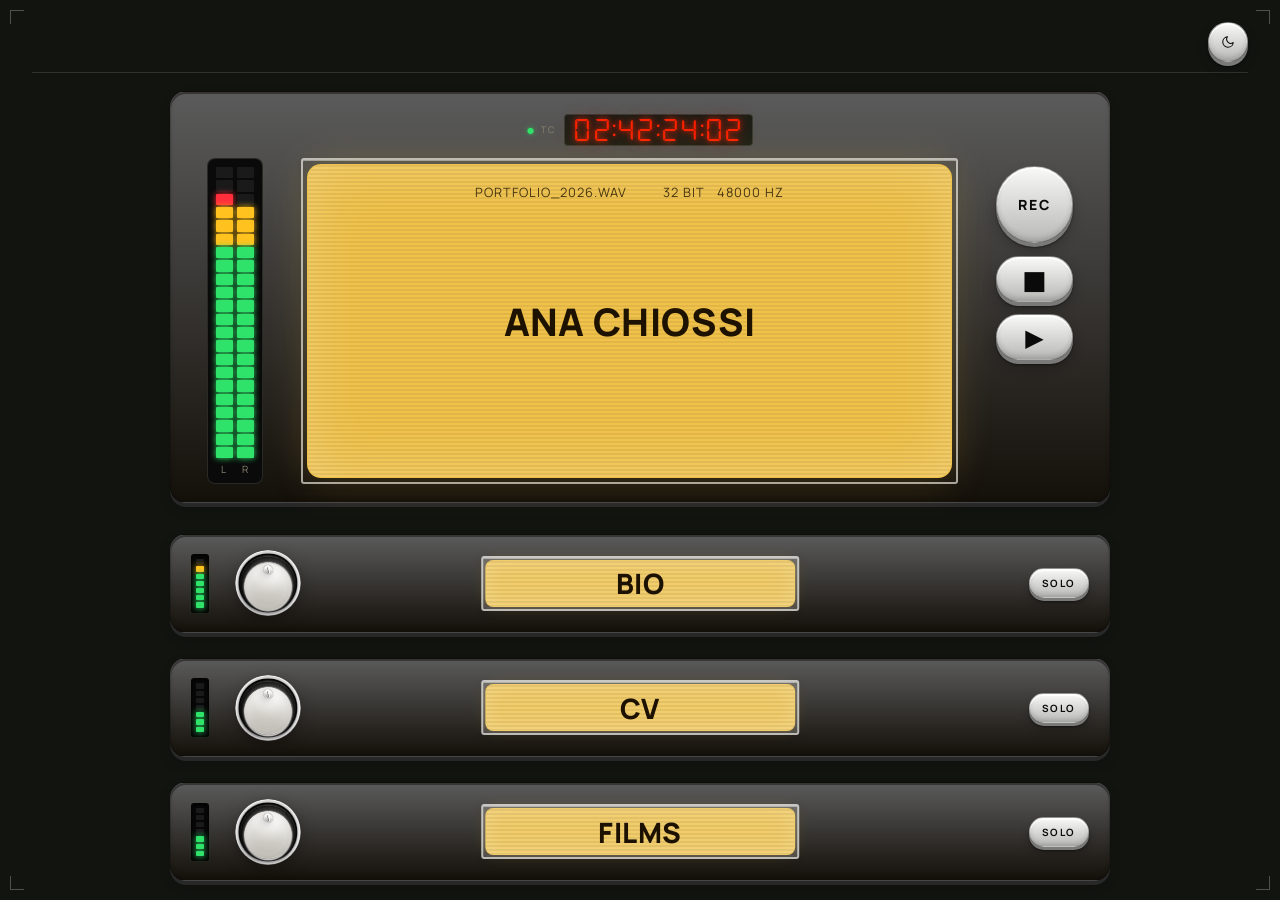
<file: index.html>
<!doctype html>
<html lang="en">
<head>
<meta charset="utf-8"/>
<meta name="viewport" content="width=device-width,initial-scale=1,viewport-fit=cover"/>
<title>Ana Chiossi — Production Sound Mixer &amp; Boom Operator, Rome</title>
<link rel="icon" href="favicon.ico" sizes="any">
<link rel="icon" type="image/png" sizes="32x32" href="assets/icons/icon-32.png">
<link rel="icon" type="image/png" sizes="192x192" href="assets/icons/icon-192.png">
<link rel="apple-touch-icon" href="assets/icons/apple-touch-icon.png">
<meta name="description" content="Sound Recordist and Microfonist for Film, TV Series, Commercials and Docs. Rome, Italy.">
<meta property="og:title" content="Ana Chiossi — Production Sound Mixer &amp; Boom Operator, Rome">
<meta property="og:description" content="Sound Recordist and Microfonist for Film, TV Series, Commercials and Docs. Rome, Italy.">
<meta property="og:image" content="https://anachiossi.github.io/assets/images/og_index.jpg">
<meta property="og:image:width" content="1200">
<meta property="og:image:height" content="630">
<meta property="og:url" content="https://anachiossi.github.io">
<meta property="og:type" content="website">
<meta name="twitter:card" content="summary_large_image">
<meta name="twitter:image" content="https://anachiossi.github.io/assets/images/og_index.jpg">
<link rel="preconnect" href="https://fonts.googleapis.com">
<link rel="preconnect" href="https://fonts.gstatic.com" crossorigin>
<link href="https://fonts.googleapis.com/css2?family=Manrope:wght@300..800&display=block" rel="stylesheet">
<link href="https://fonts.googleapis.com/css2?family=Space+Grotesk:wght@400;500;600;700&display=block" rel="stylesheet">
<link href="https://fonts.googleapis.com/css2?family=Instrument+Serif:ital@0;1&display=block" rel="stylesheet">
<link href="https://fonts.googleapis.com/css2?family=JetBrains+Mono:wght@400;500;700&display=block" rel="stylesheet">
<script defer src="https://cloud.umami.is/script.js" data-website-id="750385db-41ff-488f-a13b-eb989f32e89e"></script>

<template id="__bundler_thumbnail" data-bg-color="#0a0a0a">
  <svg viewBox="0 0 1200 800" xmlns="http://www.w3.org/2000/svg">
    <rect width="1200" height="800" fill="#0a0a0a"/>
    <rect x="300" y="300" width="600" height="200" fill="#2a0a0a" stroke="#ff2e3a" stroke-width="3"/>
    <text x="600" y="420" text-anchor="middle" font-family="monospace" font-weight="700" font-size="72" fill="#ff4450">ANA CHIOSSI</text>
  </svg>
</template>

<style>
  @font-face {
    font-family: 'DSEG7';
    src: url('assets/fonts/DSEG7Classic-Regular.woff2') format('woff2'),
         url('assets/fonts/DSEG7Classic-Regular.woff') format('woff'),
         url('assets/fonts/DSEG7Classic-Regular.ttf') format('truetype');
    font-weight: normal;
    font-style: normal;
    font-display: block;
  }

  :root {
    --ink: #1A1A1A;
    --ink-dim: #6B6B6B;
    --ink-dimmer: #9a9890;
    --bg: #fbfaf7;
    --bg-2: #F7F6F3;
    --panel: #F7F6F3;
    --panel-2: #E5E3DE;
    --rule: rgba(26,26,26,.12);
    --rule-strong: rgba(26,26,26,.25);
    --font: 'Manrope', system-ui, -apple-system, sans-serif;
    --lcd: 'DSEG7', monospace;

    --c-red:    #ff5a5a;
    --c-blue:   #2b7dff;
    --c-yellow: #ffc21f;
    --c-green:  #2fe36a;

    /* display-panel palette (changes with MODE) */
    --disp-bg: #9fe7ff;
    --disp-bg-armed: #ff4450;
    --disp-ink: #0a2533;
    --disp-ink-armed: #3a0004;
    --disp-accent: rgba(126,219,255,.45);
    --disp-glow: rgba(126,219,255,.18);

    --safe-t: env(safe-area-inset-top, 0px);
    --safe-b: env(safe-area-inset-bottom, 0px);
    --safe-l: env(safe-area-inset-left, 0px);
    --safe-r: env(safe-area-inset-right, 0px);
  }

  /* ---------------- MODE PALETTES -------------------------- */
  /* Studio Red (default) — cool cyan display, red armed state */
  body.mode-studio{
    --bg:#eef0e8; --bg-2:#e6e9df; --panel:#e6e9df; --panel-2:#d8dccf;
    --ink:#1A1A1A; --ink-dim:#6B6B6B; --ink-dimmer:#9a9890;
    --rule:rgba(26,26,26,.12); --rule-strong:rgba(26,26,26,.25);
    --disp-bg:#9fe7ff; --disp-bg-armed:#ff4450;
    --disp-ink:#0a2533; --disp-ink-armed:#3a0004;
    --disp-accent:rgba(126,219,255,.45); --disp-glow:rgba(126,219,255,.18);
  }
  /* Field Green — daylight outdoor, olive chassis, amber display */
  body.mode-field{
    --bg:#121410; --bg-2:#191c16; --panel:#1c2018; --panel-2:#23271d;
    --ink:#e3e0cd; --ink-dim:#8a8672; --ink-dimmer:#524f41;
    --rule:rgba(227,224,205,.14); --rule-strong:rgba(227,224,205,.3);
    --disp-bg:#f0c24a; --disp-bg-armed:#ff4450;
    --disp-ink:#1d1200; --disp-ink-armed:#3a0004;
    --disp-accent:rgba(240,194,74,.5); --disp-glow:rgba(240,194,74,.22);
    --c-red:#ff5a3c; --c-blue:#7db87d; --c-yellow:#f0c24a; --c-green:#9ec94a;
  }
  /* Archive Cream — warm sepia editorial, paper-white display */
  body.mode-archive{
    --bg:#1a1613; --bg-2:#221d19; --panel:#26201c; --panel-2:#2d2722;
    --ink:#efe7d8; --ink-dim:#9b9182; --ink-dimmer:#615a4f;
    --rule:rgba(239,231,216,.16); --rule-strong:rgba(239,231,216,.3);
    --disp-bg:#f5ecd7; --disp-bg-armed:#c94a3a;
    --disp-ink:#2a1c10; --disp-ink-armed:#ffe9dc;
    --disp-accent:rgba(245,236,215,.5); --disp-glow:rgba(245,236,215,.18);
    --c-red:#c94a3a; --c-blue:#4a7e9e; --c-yellow:#d9a648; --c-green:#7ea368;
  }

  /* ---------------- TWEAKS PANEL --------------------------- */
  .tweaks{
    position:fixed; z-index:120;
    right:clamp(12px,2vw,24px); bottom:clamp(12px,2vw,24px);
    width:min(280px,92vw);
    background:var(--panel);
    border:1px solid var(--rule-strong);
    border-radius:14px;
    box-shadow:0 8px 32px rgba(26,26,26,.12), inset 0 1px 0 rgba(255,255,255,.6);
    color:var(--ink);
    font-family:var(--font);
    padding:14px;
    display:none;
  }
  .tweaks.on{display:block}
  .tweaks h3{
    margin:0 0 10px;
    font-size:10px; letter-spacing:.28em; text-transform:uppercase;
    color:var(--ink-dim);
    display:flex; justify-content:space-between; align-items:center;
  }
  .tweaks h3 .dot{
    width:6px;height:6px;border-radius:50%;background:#ff2e3a;
    box-shadow:0 0 8px #ff2e3a;
    display:inline-block;margin-right:6px;animation:blink 1.6s steps(1) infinite;
  }
  .tweaks h3 .close{
    cursor:pointer;color:var(--ink-dim);background:transparent;border:0;
    font-family:inherit;font-size:14px;line-height:1;padding:4px 8px;
    border-radius:999px;transition:background .15s ease;
  }
  .tweaks h3 .close:hover{background:rgba(26,26,26,.08); color:var(--ink)}
  .tw-group{margin:10px 0 14px}
  .tw-group:last-child{margin-bottom:0}
  .tw-label{
    font-size:9px; letter-spacing:.24em; text-transform:uppercase;
    color:var(--ink-dim); margin-bottom:6px;
  }
  .tw-row{
    display:flex; gap:4px;
    background:var(--bg-2);
    border:1px solid var(--rule);
    border-radius:10px;
    padding:3px;
  }
  .tw-row button{
    flex:1; appearance:none; cursor:pointer;
    background:transparent; color:var(--ink-dim);
    border:0; border-radius:8px;
    padding:8px 6px;
    font-family:var(--font); font-size:10px; letter-spacing:.18em;
    text-transform:uppercase;
    transition:all .18s ease;
  }
  .tw-row button:hover{color:var(--ink)}
  .tw-row button.on{
    background:var(--panel-2);
    color:var(--ink);
    box-shadow:inset 0 1px 0 rgba(255,255,255,.6), 0 1px 3px rgba(26,26,26,.1);
  }
  .tw-row button.on .sw{display:inline-block;width:5px;height:5px;border-radius:50%;background:#ff2e3a;margin-right:5px;box-shadow:0 0 6px #ff2e3a;vertical-align:middle}
  .tw-toggle{
    display:flex;align-items:center;justify-content:space-between;
    background:var(--bg-2);border:1px solid var(--rule);border-radius:10px;
    padding:8px 12px;cursor:pointer;
  }
  .tw-toggle .sw{
    width:34px;height:18px;border-radius:999px;
    background:#c8c5be;border:1px solid var(--rule-strong);
    position:relative;transition:background .2s ease;
  }
  .tw-toggle .sw::after{
    content:"";position:absolute;top:2px;left:2px;
    width:12px;height:12px;border-radius:50%;
    background:#8a8780;transition:all .2s ease;
  }
  .tw-toggle.on .sw{background:#3a0004;border-color:rgba(255,46,58,.6)}
  .tw-toggle.on .sw::after{left:18px;background:#ff2e3a;box-shadow:0 0 8px #ff2e3a}
  .tw-toggle span.lbl{
    font-size:10px; letter-spacing:.18em; text-transform:uppercase;
    color:var(--ink);
  }
  /* ---------------- GRAIN OVERLAY -------------------------- */
  body.grain-on::after{
    content:"";
    position:fixed; inset:0; pointer-events:none; z-index:90;
    background-image:
      repeating-linear-gradient(180deg, rgba(255,255,255,.025) 0 1px, transparent 1px 3px),
      url("data:image/svg+xml;utf8,<svg xmlns='http://www.w3.org/2000/svg' width='180' height='180'><filter id='n'><feTurbulence type='fractalNoise' baseFrequency='0.9' numOctaves='2' stitchTiles='stitch'/><feColorMatrix values='0 0 0 0 1  0 0 0 0 1  0 0 0 0 1  0 0 0 0.22 0'/></filter><rect width='180' height='180' filter='url(%23n)' opacity='0.55'/></svg>");
    mix-blend-mode:overlay;
    opacity:.55;
    animation:grainShift 1.2s steps(6) infinite;
  }
  @keyframes grainShift{
    0%  { transform:translate(0,0) }
    20% { transform:translate(-3%,2%) }
    40% { transform:translate(2%,-3%) }
    60% { transform:translate(-2%,-2%) }
    80% { transform:translate(3%,1%) }
    100%{ transform:translate(0,0) }
  }
  *,*::before,*::after{box-sizing:border-box}
  html,body{margin:0;padding:0}
  html{background:var(--bg)}
  body{
    background:var(--bg);
    color:var(--ink);
    font-family:var(--font);
    min-height:100svh;
    overflow:hidden;
    -webkit-font-smoothing:antialiased;
    text-rendering:optimizeLegibility;
    position:relative;
    transition:background 220ms ease;
  }
  /* launching state kept subtle — only the recorder + armed track flash */

  button{font:inherit;color:inherit;background:transparent;border:0;padding:0;cursor:pointer}
  a{color:inherit;text-decoration:none}

  /* ------------------------------------------------------------------
     Mixer faceplate
  ------------------------------------------------------------------ */
  .stage{
    position:fixed;inset:0;
    padding:
      calc(16px + var(--safe-t))
      calc(20px + var(--safe-r))
      calc(16px + var(--safe-b))
      calc(20px + var(--safe-l));
    display:grid;
    grid-template-rows:auto auto 1fr;
    gap:clamp(10px,1.6vh,20px);
    background: var(--bg);
    overflow-x:hidden;
    overflow-y:auto;
  }
  @media(min-width:900px){
    .stage{
      padding:
        calc(22px + var(--safe-t))
        calc(32px + var(--safe-r))
        calc(22px + var(--safe-b))
        calc(32px + var(--safe-l));
      gap:clamp(14px,2vh,26px);
    }
  }

  /* corner ticks */
  .ticks{position:fixed;inset:0;pointer-events:none;z-index:1}
  .tick{position:absolute;width:14px;height:14px;border:1px solid var(--rule-strong);opacity:0;animation:fadeIn .6s ease .3s forwards}
  .tick.tl{top:10px;left:10px;border-right:none;border-bottom:none}
  .tick.tr{top:10px;right:10px;border-left:none;border-bottom:none}
  .tick.bl{bottom:10px;left:10px;border-right:none;border-top:none}
  .tick.br{bottom:10px;right:10px;border-left:none;border-top:none}
  @keyframes fadeIn{to{opacity:1}}

  /* ------------------------------------------------------------------
     Top bar: slate + TC display
  ------------------------------------------------------------------ */
  .topbar{
    display:flex;
    align-items:center;
    justify-content:flex-end;
    flex-wrap:wrap;
    gap:8px;
    padding-bottom:10px;
    border-bottom:1px solid var(--rule);
  }

  .pill{
    display:inline-flex;align-items:center;gap:6px;
    padding:5px 10px;border:1px solid var(--rule);
    border-radius:999px;
    font-size:9px;letter-spacing:.22em;
  }
  .led-dot{
    display:inline-block;width:7px;height:7px;border-radius:50%;
    background:var(--dot,var(--ink-dim));
    box-shadow:0 0 6px var(--dot,transparent), 0 0 2px var(--dot,transparent);
  }
  .led-dot.blink{animation:blink 1.3s steps(2,end) infinite}
  @keyframes blink{50%{opacity:.25}}

  /* TC clapboard display */
  .tc-group {
    display: inline-flex;
    align-items: center;
    gap: 8px;
  }
  .tc-label {
    font-size: 9px;
    letter-spacing: .22em;
    text-transform: uppercase;
    color: var(--ink-dim);
    font-family: var(--font);
    display: inline-flex;
    align-items: center;
    gap: 5px;
  }
  .tc-dot {
    color: #2fe36a;
    text-shadow: 0 0 6px rgba(47,227,106,.55), 0 0 2px rgba(47,227,106,.4);
    font-size: 8px;
  }
  .tc {
    display: inline-flex;
    align-items: center;
    padding: 4px 8px;
    background: var(--panel);
    border: 1px solid var(--rule);
    border-radius: 4px;
  }
  .tc-nums {
    font-family: var(--lcd);
    font-size: 18px;
    font-weight: normal;
    letter-spacing: .06em;
    color: #ff2200;
    text-shadow:
      0 0 5px rgba(255, 34, 0, .85),
      0 0 12px rgba(255, 34, 0, .5),
      0 0 22px rgba(255, 34, 0, .25);
    line-height: 1;
  }
  .tc-ff {
    color: #ff2200;
  }
  @media(min-width: 900px) {
    .tc-nums { font-size: 22px; }
  }

  /* ------------------------------------------------------------------
     Main display panel — same visual language as track strips
  ------------------------------------------------------------------ */
  .main-box {
    background: linear-gradient(180deg, #5b5b5b 0%, #14100a 100%);
    border: 1px solid rgba(0,0,0,.22);
    border-radius: 16px;
    padding: clamp(18px,2.4vh,24px) clamp(22px,3vw,36px) clamp(16px,2vh,22px);
    box-shadow:
      inset 0 2px 0 rgba(27,23,23,.55),
      inset 0 -2px 4px rgba(0,0,0,.12),
      0 4px 0 #282828,
      0 6px 12px rgba(0,0,0,.18);
    max-width: 940px;
    margin: 0 auto;
    width: 100%;
  }
  body.mode-studio .main-box {
    background: linear-gradient(180deg, #e4e2dd 0%, #cfcdc8 100%);
    border-color: rgba(0,0,0,.2);
    box-shadow:
      inset 0 2px 0 rgba(255,255,255,.72),
      inset 0 -2px 4px rgba(0,0,0,.08),
      0 4px 0 #a9a79f,
      0 6px 12px rgba(0,0,0,.12);
  }

  /* ------------------------------------------------------------------
     Display row: 788T-style main display + faders strip
  ------------------------------------------------------------------ */
  .display-row{
    display:grid;
    grid-template-columns:clamp(34px,4.4vw,56px) minmax(0,720px) clamp(52px,6vw,84px);
    grid-template-rows:auto auto;
    column-gap:clamp(22px,3vw,40px);
    row-gap:clamp(12px,1.4vh,18px);
    align-items:stretch;
    justify-content:center;
    width:100%;
    max-width:none;
    margin:0;
  }
  .display-row>.tc-group{
    grid-column:1/-1;
    grid-row:1;
    display:flex;
    justify-content:center;
    align-items:center;
    gap:8px;
  }

  /* Vertical L/R meter beside display */
  .lr-bay{
    display:flex;
    flex-direction:column;
    align-self:stretch;
    min-height:0;
    gap:6px;
    padding:clamp(5px,.8vw,8px);
    background:#0a0a0a;
    border:1px solid var(--rule);
    border-radius:8px;
  }
  .lr-bay .lr-cols{
    display:grid;
    grid-template-columns:1fr 1fr;
    gap:4px;
    flex:1;
    min-height:0;
  }
  .lr-bay .lr-col{
    display:flex;
    flex-direction:column-reverse;
    gap:2px;
    width:auto;
    min-width:0;
    min-height:0;
    padding:0;
  }
  .lr-bay .lr-col > *{
    width:100%;
  }
  .lr-bay .lr-seg{
    flex:1 1 0;
    min-height:2px;
    background:#1a1a1a;
    border-radius:1px;
    transition:background 60ms linear, box-shadow 60ms linear;
  }
  .lr-bay .lr-labels{
    display:grid;
    grid-template-columns:1fr 1fr;
    gap:4px;
  }
  .lr-bay .lr-labels span{
    font-family:var(--font);
    font-size:clamp(8px,.9vw,10px);
    letter-spacing:.16em;
    color:var(--ink-dim);
    text-transform:uppercase;
    text-align:center;
    line-height:1.1;
  }

  /* 788T-inspired display — ~16:9 proportion, bright background / dark name */
  .recorder{
    background:var(--disp-bg);
    border:1px solid var(--disp-accent);
    border-radius:14px;
    padding:clamp(14px,2vh,22px) clamp(18px,2.5vw,28px) clamp(16px,2.2vh,24px);
    position:relative;
    overflow:hidden;
    transition:background 280ms ease, border-color 280ms ease, box-shadow 280ms ease;
    display:grid;
    grid-template-rows:auto minmax(0,1fr) auto;
    gap:clamp(6px,1vw,10px);
    aspect-ratio: 16 / 7.8;
    width:100%;
    max-width:none;
    min-width:0;
    min-height:0;
    margin:0;
    box-shadow:0 0 40px var(--disp-glow), inset 0 0 60px rgba(255,255,255,.25);
    contain:inline-size;
  }
  .recorder-frame{
    position:relative;
    width:100%;
    max-width:800px;
    min-width:0;
    margin:0;
    padding:4px;
    border:2px solid rgba(255,255,255,.62);
    border-radius:3px;
    box-shadow:
      inset 0 1px 0 rgba(255,255,255,.45),
      0 2px 6px rgba(0,0,0,.12);
  }
  body.mode-studio .recorder-frame{
    border-color:rgba(255,255,255,.62);
    box-shadow:
      inset 0 1px 0 rgba(255,255,255,.45),
      0 2px 6px rgba(0,0,0,.1);
  }
  .recorder::before{
    /* subtle scanlines */
    content:"";position:absolute;inset:0;pointer-events:none;
    background:repeating-linear-gradient(180deg, rgba(0,0,0,.18) 0 2px, transparent 2px 4px);
    mix-blend-mode:multiply;opacity:.35;
  }
  /* Reset display when no transport active — message hides */
  .recorder:not(.has-msg) .disp-msg{opacity:0}
  .recorder.armed{
    background:var(--disp-bg-armed);
  }

  .recorder .disp-top,
  .recorder .disp-bot{
    display:flex;
    justify-content:center;
    align-items:center;
    gap:clamp(14px,3vw,36px);
    font-family:var(--font);
    font-size:clamp(10px,1vw,13px);
    letter-spacing:.08em;
    color:var(--disp-ink);
    opacity:.8;
    position:relative;
    z-index:1;
    min-width:0;
    white-space:nowrap;
    text-align:center;
  }
  .recorder .disp-left,
  .recorder .disp-right{
    min-width:0;
    overflow:hidden;
    text-overflow:ellipsis;
    max-width:50%;
  }
  .recorder .disp-right{text-align:center}
  .recorder.armed .disp-top,
  .recorder.armed .disp-bot{
    color:var(--disp-ink-armed);
  }
  .recorder.standby{
    background:var(--disp-bg);
    border-color:var(--disp-accent);
  }

  .recorder .name-display{
    display:grid;
    grid-template-columns:minmax(0,1fr);
    place-items:center;
    align-items:center;
    justify-content:center;
    position:relative;
    padding:clamp(4px,.8vh,10px) 0;
    min-height:0;
    z-index:1;
  }
  .recorder .name{
    display:block;
    width:100%;
    font-family:var(--font);
    font-weight:800;
    letter-spacing:.04em;
    line-height:.92;
    font-size:clamp(20px,4cqw,38px);
    letter-spacing:.01em;
    color:var(--disp-ink);
    text-shadow:none;
    white-space:nowrap;
    text-align:center;
    user-select:none;
    overflow:hidden;
    text-overflow:clip;
    max-width:100%;
    transform:none;
  }
  .recorder.armed .name{
    color:var(--disp-ink-armed);
  }
  .recorder .name .ch{display:inline-block}
  .recorder .name .flicker{
    animation:flicker 3.6s infinite;
  }
  @keyframes flicker{
    0%,19%,21%,23%,25%,54%,56%,100%{opacity:1}
    20%,24%,55%{opacity:.4}
  }
  .recorder .sub{
    position:absolute;bottom:0;left:0;right:0;
    display:flex;justify-content:space-between;
    font-family:var(--font);font-size:10px;letter-spacing:.22em;
    color:var(--disp-ink);opacity:.65;
  }
  .recorder.armed .sub{color:var(--disp-ink-armed);opacity:.75}

  /* Display message line — appears when transport buttons pressed */
  .recorder .disp-msg{
    position:relative;
    font-family:var(--font);font-weight:700;
    font-size:clamp(10px,1vw,13px);
    letter-spacing:.04em;
    text-align:center;
    color:var(--disp-ink);
    padding:0 8px;
    line-height:1.1;
    opacity:0;
    transition:opacity .25s ease, color .2s ease;
    text-wrap:balance;
    white-space:nowrap;
    overflow:hidden;
    text-overflow:ellipsis;
    max-width:100%;
    min-height:1.2em;
    position:relative;
    z-index:1;
    text-transform:uppercase;
  }
  .recorder.has-msg .disp-msg{opacity:1}
  .recorder.armed .disp-msg{color:var(--disp-ink-armed)}
  .recorder.play-on .disp-msg{color:#0a3a18}
  .recorder.stop-on .disp-msg{color:#001b3a}

  /* PLAY state — green tint */
  :root, body.mode-studio { --c-play:#2fe36a; --c-play-glow:rgba(47,227,106,.55); }
  body.mode-field   { --c-play:#9ec94a; --c-play-glow:rgba(158,201,74,.5); }
  body.mode-archive { --c-play:#7ea368; --c-play-glow:rgba(126,163,104,.5); }

  .recorder.play-on{
    background:#bfe9c8;
  }
  .recorder.play-on .name,
  .recorder.play-on .disp-top,
  .recorder.play-on .disp-bot,
  .recorder.play-on .sub{color:#0a3a18}

  .recorder.stop-on{
    background:#bcd7ff;
    border-color:rgba(43,125,255,.85);
    box-shadow:0 0 40px rgba(43,125,255,.45), inset 0 0 60px rgba(255,255,255,.25);
  }
  .recorder.stop-on .name,
  .recorder.stop-on .disp-top,
  .recorder.stop-on .disp-bot,
  .recorder.stop-on .sub{color:#001b3a}

  /* Transport buttons — vertical stack to the right of display */
  .transport{
    display:flex;flex-direction:column;gap:clamp(8px,1.4vh,14px);
    justify-content:flex-start;
    align-items:center;
    align-self:stretch;
    width:100%;
    padding:clamp(4px,.8vw,8px) 0 0;
  }
  .xbtn{
    font-family:var(--font);
    font-size:clamp(9px,1vw,11px);
    font-weight:800;
    letter-spacing:.16em;text-transform:uppercase;
    padding:0;
    min-width:0;
    width:100%;
    max-width:100%;
    height:clamp(32px,4vw,46px);
    background: linear-gradient(180deg, #f9f9f8 0%, #b8b8b6 100%);
    color:#0a0a0a;
    border:1px solid rgba(0,0,0,.3);
    border-radius:999px;
    cursor:pointer;
    display:inline-flex;align-items:center;justify-content:center;gap:8px;
    transition:all .18s ease;
    text-align:center;
    box-shadow:
      inset 0 2px 0 rgba(255,255,255,.95),
      inset 0 -3px 5px rgba(0,0,0,.14),
      0 4px 0 #7a7a78,
      0 5px 2px rgba(0,0,0,.4),
      0 8px 14px rgba(0,0,0,.24);
  }
  .xbtn.xrec{
    font-size:clamp(10px,1.3vw,14px);
    border-radius:50%;
    aspect-ratio:1/1;
    height:auto;
    width:100%;
    letter-spacing:.14em;
    padding:0;
  }
  .xbtn.xstop{
    font-size:clamp(18px,2.2vw,26px);
    letter-spacing:0;
    line-height:1;
  }
  .xbtn.xplay{
    font-size:clamp(16px,2vw,24px);
    letter-spacing:0;
    line-height:1;
  }
  .xbtn .xdot{
    width:9px;height:9px;border-radius:50%;
    background:currentColor;opacity:.4;
    box-shadow:none;
    transition:all .18s ease;
  }
  .xbtn:hover{border-color:rgba(26,26,26,.4)}
  .xbtn:hover{
    background: linear-gradient(180deg, #fff 0%, #c8c8c6 100%);
    transform:translateY(-1px);
  }
  .xbtn .xdot{display:none}
  .xbtn.xrec.on{ color:#0a0a0a;background:radial-gradient(ellipse at center,rgba(255, 255, 255, 0.80) 5%,rgb(250, 39, 49) 100%);border-color:#ff2e3a;box-shadow:0 0 8px rgba(255,46,58,.75),0 0 32px rgba(255,46,58,.3); }
  .xbtn.xstop.on{ color:#0a0a0a;background:radial-gradient(ellipse at center,rgba(255,255,255,.92) 5%,rgba(43,125,255,.72) 100%);border-color:var(--c-blue);box-shadow:0 0 14px rgba(43,125,255,.65),0 0 30px rgba(43,125,255,.25); }
  .xbtn.xplay.on{ color:#0a0a0a;background:radial-gradient(ellipse at center,rgba(255,255,255,.92) 5%,rgba(47,227,106,.72) 100%);border-color:#2fe36a;box-shadow:0 0 14px rgba(47,227,106,.75),0 0 32px rgba(47,227,106,.3); }

  @media(max-width:620px){
    .display-row{
      grid-template-columns:18px minmax(0,1fr) 44px;
      grid-template-rows:auto auto;
      column-gap:16px;
      row-gap:6px;
      margin-bottom:0;
      align-items:stretch;
    }
    .display-row>.tc-group{gap:6px}
    .transport{
      flex-direction:column;
      justify-content:flex-start;
      gap:6px;
      padding-top:0;
    }
    .lr-bay{padding:4px;gap:4px;border-radius:6px}
    .lr-bay .lr-cols{gap:3px}
    .lr-bay .lr-col{gap:1px}
    .recorder{
      border-radius:9px;
      padding:9px 8px;
      aspect-ratio:16 / 7;
      max-width:none;
    }
    .recorder .disp-top{
      font-size:8px;
      letter-spacing:.04em;
      gap:8px;
      white-space:nowrap;
    }
    .tc-group .tc-label{display:none}
    .tc-group .tc{padding:3px 8px}
    .tc-group .tc-nums{font-size:16px;letter-spacing:.1em}
    .recorder .name-display{padding:2px 0}
    .recorder .name{
      font-size:clamp(15px,5vw,24px);
      line-height:.95;
      white-space:nowrap;
      max-width:100%;
    }
    .recorder .disp-msg{font-size:9px;letter-spacing:.02em}
    .xbtn{
      width:100%;
      height:22px;
      letter-spacing:.04em;
      box-shadow:
        inset 0 1px 0 rgba(255,255,255,.95),
        inset 0 -2px 4px rgba(0,0,0,.14),
        0 2px 0 #7a7a78,
        0 3px 2px rgba(0,0,0,.34);
    }
    .xbtn.xrec{font-size:11px;letter-spacing:.12em}
    .xbtn.xstop{font-size:14px;height:22px}
    .xbtn.xplay{font-size:12px;height:22px}
    .xbtn:hover{
      transform:none;
    }
  }

  /* L/R big vertical meters outside display */
  .display-stack{
    display:grid;
    grid-template-columns:1fr auto;
    gap:clamp(10px,1.4vw,18px);
    align-items:stretch;
    max-width:1200px;
    margin:0 auto;
    width:100%;
  }
  .lr-meter{
    display:flex;gap:6px;align-items:stretch;
    padding:6px;
    background:#0a0a0a;
    border:1px solid var(--rule);
    border-radius:6px;
  }
  .lr-col{
    display:flex;flex-direction:column;gap:2px;
    width:clamp(14px,1.6vw,22px);
  }
  .lr-col .lrlbl{
    font-family:var(--font);font-size:10px;color:var(--ink-dim);
    text-align:center;letter-spacing:.18em;
    padding:2px 0;
  }
  .lr-col .lrseg{
    flex:1;min-height:5px;background:#1a1a1a;border-radius:1px;
    transition:background 60ms linear, box-shadow 60ms linear;
  }
  .lr-strip{
    display:flex;flex-direction:column-reverse;gap:2px;flex:1;
  }

  /* tiny 5-led vertical meter inside tracks */
  .t-mini{
    display:flex;flex-direction:column-reverse;gap:2px;
    padding:4px 4px;
    background:#0a0a0a;
    border:1px solid var(--rule);
    border-radius:3px;
    width:clamp(16px,2.2vw,22px);
    height:clamp(56px,8vh,80px);
  }
  .t-mini .ms{
    flex:1;background:#1a1a1a;border-radius:1px;
    transition:background 60ms linear, box-shadow 60ms linear;
  }

  /* ------------------------------------------------------------------
     Fader bay
  ------------------------------------------------------------------ */
  .fader-bay{
    display:flex;gap:clamp(6px,1vw,14px);
    padding:clamp(10px,1.6vh,18px) clamp(10px,1.4vw,18px);
    background:var(--panel);
    border:1px solid var(--rule);
    box-shadow:inset 0 1px 0 rgba(26,26,26,.04);
  }
  @media(max-width:899px){
    .fader-bay{justify-content:space-around}
  }
  .fader{
    display:grid;grid-template-rows:auto 1fr auto;gap:6px;justify-items:center;
    width:clamp(42px,5.6vw,64px);
  }
  .fader .flabel{
    font-size:9px;letter-spacing:.2em;color:var(--ink-dim);text-transform:uppercase;
  }
  .fader .ftrack{
    position:relative;width:10px;height:clamp(100px,18vh,180px);
    background:var(--panel-2);
    border:1px solid var(--rule);
    border-radius:2px;
    display:grid;align-items:end;
  }
  .fader .ftrack::before{
    content:"";position:absolute;left:50%;top:6px;bottom:6px;width:1px;
    background:repeating-linear-gradient(180deg, rgba(26,26,26,.18) 0 4px, transparent 4px 10px);
    transform:translateX(-.5px);
  }
  .fader .cap{
    position:absolute;left:-11px;width:32px;height:18px;
    background:linear-gradient(180deg,#d0cdc6,#bbb8b1);
    border:1px solid rgba(26,26,26,.18);
    border-top-color:rgba(255,255,255,.6);
    box-shadow:0 2px 6px rgba(0,0,0,.18), inset 0 1px 0 rgba(255,255,255,.5);
    display:grid;place-items:center;
  }
  .fader .cap::after{
    content:"";width:18px;height:2px;background:var(--glow,var(--ink-dim));
    box-shadow:0 0 8px var(--glow,transparent);
    border-radius:1px;
  }
  .fader .fbtns{display:flex;gap:3px}
  .fbtn{
    font-size:7.5px;letter-spacing:.14em;text-transform:uppercase;
    padding:3px 4px;
    border:1px solid var(--rule);
    color:var(--ink-dim);
    background:var(--panel-2);
    transition:all .18s ease;
    min-width:22px;text-align:center;
  }
  .fbtn:hover{color:var(--ink);border-color:rgba(26,26,26,.4)}
  .fbtn.rec.on{
    color:#fff;background:var(--c-red);border-color:var(--c-red);
    box-shadow:0 0 10px var(--c-red);
  }
  .fbtn.solo.on{
    color:#111;background:var(--c-yellow);border-color:var(--c-yellow);
    box-shadow:0 0 10px var(--c-yellow);
  }

  /* ------------------------------------------------------------------
     Channel strip (tracks)
  ------------------------------------------------------------------ */
  .channels{
    display:grid;grid-template-columns:1fr;gap:clamp(14px,2.8vh,36px);
    align-content:start;
    padding-top:clamp(6px,1.4vh,20px);
    padding-bottom:clamp(16px,2vh,32px);
    width:100%;
    max-width:940px;
    margin:0 auto;
  }

  .track{
    --track-bg: linear-gradient(180deg, #5b5b5b 0%, #14100a 100%);
    --track-bg-hover: linear-gradient(180deg, #e5e3df 0%, #d1cfc9 100%);
    --track-border: rgba(0,0,0,.22);
    --track-border-hover: rgba(0,0,0,.32);
    --track-fg: #f3f3f1;
    --track-fg-hover: #0f0f0f;
    --track-shadow:
      inset 0 2px 0 rgba(27, 23, 23, 0.55),
      inset 0 -2px 4px rgba(0,0,0,.12),
      0 4px 0 #282828,
      0 6px 12px rgba(0,0,0,.18);
    --track-shadow-hover:
      inset 0 2px 0 rgba(255,255,255,.65),
      inset 0 -2px 4px rgba(0,0,0,.14),
      0 6px 0 #a8a6a2,
      0 8px 16px rgba(0,0,0,.22);
    position:relative;
    display:grid;
    grid-template-columns:auto auto minmax(0,1fr) auto;
    align-items:center;
    height:clamp(84px,11vh,108px);
    gap:14px;
    padding:14px 20px;
    background: var(--track-bg);
    border:1px solid var(--track-border);
    border-radius:16px;
    cursor:pointer;
    -webkit-tap-highlight-color:transparent;
    -webkit-user-drag:none;
    overflow:hidden;
    box-shadow:var(--track-shadow);
    transition:all .18s ease;
  }
  .track[hidden]{display:none !important}
  body.mode-studio .track{
    --track-bg: linear-gradient(180deg, #e4e2dd 0%, #cfcdc8 100%);
    --track-bg-hover: linear-gradient(180deg, #585858 0%, #1a1a1a 100%);
    --track-border: rgba(0,0,0,.2);
    --track-border-hover: rgba(0,0,0,.38);
    --track-fg: #0f0f0f;
    --track-fg-hover: #f2f2f2;
    --track-shadow:
      inset 0 2px 0 rgba(255,255,255,.72),
      inset 0 -2px 4px rgba(0,0,0,.08),
      0 4px 0 #a9a79f,
      0 6px 12px rgba(0,0,0,.12);
    --track-shadow-hover:
      inset 0 2px 0 rgba(255,255,255,.22),
      inset 0 -2px 4px rgba(0,0,0,.28),
      0 6px 0 #303030,
      0 8px 16px rgba(0,0,0,.3);
  }
  .track::before{
    content:none;
  }
  .track:hover,.track:focus-within{
    background: var(--track-bg-hover);
    border-color:var(--track-border-hover);
    box-shadow:var(--track-shadow-hover);
    transform:translateY(-2px);
  }
  .track.armed{
    border-color:var(--c-red);
    box-shadow:
      inset 0 2px 0 rgba(255,255,255,.85),
      inset 0 -2px 4px rgba(0,0,0,.08),
      0 4px 0 #c9c7c3,
      0 6px 12px rgba(255,46,58,.35);
    animation:armedPulse 1.4s ease-in-out infinite;
  }
  .track.armed .t-name{color:var(--track-fg-hover)}
  @keyframes armedPulse{
    50%{box-shadow:0 0 40px rgba(255,46,58,.7), inset 0 0 50px rgba(255,46,58,.18)}
  }

  .track .t-no{
    display:none;
  }
  .track:hover .t-no,.track:focus-within .t-no,.track.armed .t-no{color:var(--track-fg-hover)}

  .track .t-color-led{
    display:none;
    width:40px;height:12px;border-radius:50%;
    background:var(--track-color);
    box-shadow:0 0 10px var(--track-color), 0 0 3px var(--track-color);
  }

  .track .t-main{
    position:absolute;
    top:0;
    bottom:0;
    left:50%;
    transform:translateX(-50%);
    width:33%;
    display:flex;
    align-items:center;
    justify-content:center;
    pointer-events:none;
    z-index:2;
  }
  .track .t-name{
    display:grid;
    place-items:center;
    width:100%;
    max-width:none;
    height:clamp(38px,5.2vh,52px);
    padding:0 14px;
    border-radius:8px;
    border:1px solid var(--disp-accent);
    background:var(--disp-bg);
    box-shadow:0 0 14px var(--disp-glow), inset 0 0 22px rgba(255,255,255,.2);
    font-family:var(--font);
    font-weight:900;
    font-size:clamp(21px,3.1vw,28px);
    letter-spacing:.02em;
    color:var(--disp-ink);
    line-height:1;
    text-transform:uppercase;
    white-space:nowrap;
    overflow:visible;
    text-overflow:clip;
    position:relative;
    isolation:isolate;
  }
  .track .t-name::after{
    content:"";
    position:absolute;
    inset:-5px;
    border:2px solid rgba(255,255,255,.62);
    border-radius:3px;
    background:rgba(255,255,255,.18);
    box-shadow:
      inset 0 1px 0 rgba(255,255,255,.45),
      0 2px 6px rgba(0,0,0,.14);
    pointer-events:none;
    z-index:-1;
  }
  body.mode-studio .track .t-name::after{
    background:rgba(255,255,255,.18);
    border-color:rgba(255,255,255,.62);
    box-shadow:
      inset 0 1px 0 rgba(255,255,255,.45),
      0 2px 6px rgba(0,0,0,.1);
  }
  .track:hover .t-name::after,
  .track:focus-within .t-name::after{
    background:rgba(255,255,255,.18);
    border-color:rgba(255,255,255,.62);
  }
  body.mode-studio .track:hover .t-name::after,
  body.mode-studio .track:focus-within .t-name::after{
    background:rgba(255,255,255,.18);
    border-color:rgba(255,255,255,.62);
  }
  .track .t-name::before{
    content:"";
    position:absolute;inset:0;
    background:repeating-linear-gradient(180deg, rgba(0,0,0,.18) 0 2px, transparent 2px 4px);
    mix-blend-mode:multiply;
    opacity:.35;
    pointer-events:none;
    z-index:0;
  }
  .track .t-name{
    z-index:1;
  }
  .track:hover .t-name,
  .track:focus-within .t-name,
  .track.armed .t-name{
    color:var(--disp-ink);
  }
  .track .t-name .cursor{display:none}

  /* mini solo meter (legacy horizontal) - now hidden */
  .t-meter{display:none !important}

  /* Per-track vertical mini meter */
  .t-mini-meter{
    grid-column:1;
    display:flex;
    flex-direction:column-reverse;
    align-items:stretch;
    gap:2px;
    padding:4px;
    background:#070707;
    border:1px solid rgba(0,0,0,.55);
    border-radius:3px;
    box-shadow:inset 0 1px 2px rgba(0,0,0,.6);
    width:clamp(12px,1.6vw,18px);
    height:clamp(48px,6.5vh,70px);
    position:relative;
    z-index:3;
    flex-shrink:0;
  }
  body.mode-studio .t-mini-meter{
    background:#c8c8c6;
    border:1px solid rgba(0,0,0,.24);
    box-shadow:inset 0 1px 2px rgba(255,255,255,.48), inset 0 -1px 2px rgba(0,0,0,.08);
  }
  body.mode-studio .t-mini-meter .ms{
    background:#6f6f6f;
  }
  body.mode-studio .lr-bay{
    background:#c8c8c6;
    border-color:rgba(0,0,0,.24);
    box-shadow:inset 0 1px 2px rgba(255,255,255,.48), inset 0 -1px 2px rgba(0,0,0,.08);
  }
  body.mode-studio .lr-bay .lr-seg{
    background:#6f6f6f;
  }

  body.transport-rec .track .t-name{
    background:var(--disp-bg-armed);
    border-color:rgba(255,46,58,.55);
    color:var(--disp-ink-armed);
  }
  body.transport-play .track .t-name{
    background:#bfe9c8;
    border-color:rgba(47,227,106,.65);
    color:#0a3a18;
  }
  body.transport-stop .track .t-name{
    background:#bcd7ff;
    border-color:rgba(43,125,255,.75);
    color:#001b3a;
  }
  .t-mini-meter .ms{
    width:100%;
    flex:1;
    background:#1a1a1a;
    border-radius:1px;
    transition:background 40ms linear, box-shadow 40ms linear;
  }
  @media(max-width:699px){
    .t-mini-meter{width:clamp(14px,2vw,18px);min-width:14px;height:clamp(40px,5.5vh,58px)}
  }

  /* ------------------------------------------------------------------
     Per-track knob
  ------------------------------------------------------------------ */
  .t-knob{
    --angle:0deg;
    width:clamp(48px,5.8vw,66px);
    aspect-ratio:1;
    position:relative;
    display:block;
    border:0;
    border-radius:50%;
    padding:0;
    background:transparent;
    cursor:grab;
    touch-action:none;
    user-select:none;
    filter:drop-shadow(0 4px 8px rgba(0,0,0,.30));
    flex-shrink:0;
    z-index:3;
    align-self:center;
    margin-left:clamp(6px,1.2vw,12px);
  }
  .t-knob:active,.t-knob.is-dragging{cursor:grabbing}
  .t-knob .knob-bg{
    position:absolute;inset:0;width:100%;height:100%;
    display:block;pointer-events:none;border-radius:50%;
    -webkit-user-drag:none;user-drag:none;
  }
  .t-knob{-webkit-user-drag:none;user-drag:none;}
  .t-knob .rotor{
    position:absolute;
    left:50%;top:55.5%;
    width:71.6%;aspect-ratio:1;border-radius:50%;
    pointer-events:none;
    transform:translate(-50%,-50%) rotate(var(--angle));
    transform-origin:50% 50%;
    transition:transform 70ms linear;
  }
  .t-knob.is-dragging .rotor{transition:none}
  .t-knob .face{
    position:absolute;inset:0;border-radius:50%;
    background:
      radial-gradient(circle at 38% 24%,rgba(255,255,255,.72),rgba(255,255,255,.22) 28%,transparent 45%),
      radial-gradient(circle at 50% 54%,#e7e5df 0 54%,#d3d0c8 72%,#bcb8ae 87%,#e1ded7 100%);
    box-shadow:
      inset 8px 10px 16px rgba(255,255,255,.58),
      inset -10px -13px 22px rgba(112,108,101,.34),
      0 0 0 1px rgba(130,126,118,.38),
      0 5px 12px rgba(0,0,0,.22);
  }
  .t-knob .led-platform{
    position:absolute;left:26%;top:23%;z-index:3;
    width:18%;aspect-ratio:1;border-radius:50%;
    background:
      radial-gradient(circle at 34% 28%,rgba(255,255,255,.98),rgba(255,255,255,.35) 34%,transparent 54%),
      linear-gradient(145deg,#ffffff 0%,#dedbd4 45%,#bdb9b0 72%,#f7f6f2 100%);
    box-shadow:
      inset 2px 3px 4px rgba(255,255,255,.82),
      inset -2px -3px 5px rgba(107,104,98,.34),
      0 0 0 1px rgba(126,124,118,.32),
      0 3px 7px rgba(0,0,0,.22);
    transform:translate(-50%,-50%);
  }
  .t-knob .led{
    position:absolute;left:50%;top:50%;
    width:78%;height:22%;border-radius:999px;
    background:linear-gradient(180deg,rgba(255,255,255,.82),rgba(125,123,118,.44) 48%,rgba(43,43,42,.52) 52%,rgba(236,235,232,.82));
    box-shadow:inset 0 1px 1px rgba(255,255,255,.9),inset 0 -1px 1px rgba(0,0,0,.32);
    transform:translate(-50%,-50%) rotate(34deg);
  }
  @media(max-width:699px){
    .t-knob{width:clamp(42px,11vw,56px)}
  }

  .track .t-btns{
    display:flex;gap:6px;align-items:center;
    grid-column:4;
    justify-self:end;
    position:relative;
    z-index:3;
  }
  .tbtn{
    font-size:10px;letter-spacing:.16em;text-transform:uppercase;
    padding:7px 12px;min-width:52px;font-weight:700;
    border:1px solid rgba(0,0,0,.22);
    border-radius:999px;
    color:#0a0a0a;
    background: linear-gradient(180deg, #f9f9f8 0%, #b8b8b6 100%);
    box-shadow:
      inset 0 2px 0 rgba(255,255,255,.95),
      inset 0 -2px 4px rgba(0,0,0,.14),
      0 3px 0 #7a7a78,
      0 4px 2px rgba(0,0,0,.4),
      0 6px 10px rgba(0,0,0,.2);
    transition:all .18s ease;
  }
  .tbtn:hover{border-color:rgba(0,0,0,.32)}
  .tbtn.solo.on{
    color:#0a0a0a;
    background:radial-gradient(ellipse at center,rgba(255,255,255,.92) 15%,rgba(255,194,31,.72) 100%);
    border-color:#ffc21f;
    box-shadow:0 0 14px rgba(255,194,31,.75),0 0 32px rgba(255,194,31,.3);
  }

  /* Remove old REC styling that's no longer used */

  .track .t-arrow{
    width:30px;height:30px;display:grid;place-items:center;
    border:1px solid var(--rule);border-radius:50%;
    color:var(--ink-dim);
    transition:all .2s ease;
  }
  .track:hover .t-arrow{
    color:#fff;border-color:var(--c-red);background:rgba(255,46,58,.12);
    transform:rotate(-45deg);
  }

  @media(max-width:699px){
    .track{grid-template-columns:auto auto minmax(0,1fr) auto;gap:8px;padding:12px 14px;height:auto;min-height:72px}
    .track .t-btns{flex-direction:row}
    .tbtn{padding:7px 10px;min-width:44px;font-size:9px}
    .track .t-name{
      width:100%;
      height:46px;
      font-size:clamp(22px,5.8vw,28px);
      padding:0 8px;
    }
  }

  .jack{
    display:inline-flex;align-items:center;justify-content:center;gap:6px;
    flex:0 0 auto;
    padding:10px 16px;
    border:1px solid rgba(0,0,0,.3);
    border-radius:999px;
    background: linear-gradient(180deg, #f9f9f8 0%, #b8b8b6 100%);
    color:#0a0a0a;
    transition:all .18s ease;
    font-size:11px;letter-spacing:.18em;text-transform:uppercase;
    font-weight:600;
    min-width:64px;height:40px;
    text-align:center;
    box-shadow:
      inset 0 2px 0 rgba(255,255,255,.95),
      inset 0 -3px 5px rgba(0,0,0,.14),
      0 4px 0 #7a7a78,
      0 5px 2px rgba(0,0,0,.45),
      0 6px 12px rgba(0,0,0,.2);
  }
  .jack:hover{background: linear-gradient(180deg, #fff 0%, #c8c8c6 100%);border-color:rgba(26,26,26,.4)}
  .jack[hidden]{display:none !important}
  .jack.on{
    color:#111;background:var(--c-yellow);border-color:var(--c-yellow);
    box-shadow:0 0 10px var(--c-yellow);
  }
  .jack .jled{
    width:6px;height:6px;border-radius:50%;background:#2fe36a;
    box-shadow:0 0 6px #2fe36a;
  }
  .jack svg{width:11px;height:11px}
  .mode-toggle{
    min-width:40px;
    width:40px;
    padding:0;
    margin-left:2px;
    letter-spacing:0;
  }
  .mode-toggle .sun{display:none}
  .mode-toggle .moon{display:block}
  body.mode-studio .mode-toggle .sun{display:block}
  body.mode-studio .mode-toggle .moon{display:none}
  .mode-toggle svg{width:14px;height:14px}

  /* ------------------------------------------------------------------
     Intro animations
  ------------------------------------------------------------------ */
  .fade-in{opacity:0;animation:fin .6s ease forwards}
  @keyframes fin{to{opacity:1}}
  .rise-in{opacity:0;transform:translateY(14px);animation:rise .6s cubic-bezier(.2,.75,.15,1) forwards}
  @keyframes rise{to{opacity:1;transform:translateY(0)}}

  .d-0{animation-delay:.1s}.d-1{animation-delay:.3s}.d-2{animation-delay:.5s}
  .d-3{animation-delay:.7s}.d-4{animation-delay:.9s}.d-5{animation-delay:1.1s}
  .d-6{animation-delay:1.3s}.d-7{animation-delay:1.5s}.d-8{animation-delay:1.7s}
  .d-9{animation-delay:1.9s}.d-10{animation-delay:2.1s}

  /* Launch overlay */
  .launch-overlay{
    position:fixed;inset:0;pointer-events:none;z-index:100;
    display:grid;place-items:center;
    background:rgba(58,0,4,0);
    transition:background .18s ease;
  }
  body.is-launching .launch-overlay{
    background:rgba(58,0,4,.55);
    animation:launchStrobe .22s steps(2,end) 6;
  }
  @keyframes launchStrobe{50%{background:rgba(120,0,8,.75)}}
  .launch-msg{
    font-family:var(--font);
    font-size:clamp(22px,4vw,48px);letter-spacing:.25em;
    color:#fff;
    text-shadow:0 0 20px #ff2e3a, 0 0 40px #ff2e3a;
    opacity:0;transition:opacity .2s ease;
    text-transform:uppercase;
  }
  body.is-launching .launch-msg{opacity:1}

  @media(prefers-reduced-motion:reduce){
    *,*::before,*::after{animation:none !important;transition:none !important}
  }

  @media(max-width:620px){
    .stage{
      padding:
        calc(12px + var(--safe-t))
        calc(12px + var(--safe-r))
        calc(14px + var(--safe-b))
        calc(12px + var(--safe-l));
      gap:8px;
    }
    .topbar{
      font-size:9px;
      gap:8px;
      justify-content:flex-start;
      align-content:flex-start;
    }
    .topbar .l,.topbar .r{justify-content:center}
    .topbar .tc-group{
      margin-left:0 !important;
      width:100%;
      justify-content:flex-end;
    }
    .jack{
      height:34px;
      min-width:0;
      padding:8px 11px;
      font-size:9px;
      letter-spacing:.14em;
      box-shadow:
        inset 0 1px 0 rgba(255,255,255,.95),
        inset 0 -2px 4px rgba(0,0,0,.14),
        0 3px 0 #7a7a78,
        0 4px 2px rgba(0,0,0,.34);
    }
    .mode-toggle{
      width:34px;
      min-width:34px;
      margin-left:0;
    }
    .tc-nums{font-size:14px}
    .recorder{padding:8px 10px}
    .recorder .name{font-size:clamp(26px,5.5cqw,38px)}
    .fader-bay{padding:8px 10px}
  }
  @media(max-height:680px){
    .recorder .name{font-size:clamp(26px,5.5cqw,38px)}
    .fader .ftrack{height:90px}
  }
</style>
</head>
<body>
<script>(function(){var h=new Date().getHours();document.body.className=(h>=6&&h<20)?'mode-studio':'mode-field';}());</script>

<div class="ticks" aria-hidden="true">
  <span class="tick tl"></span><span class="tick tr"></span>
  <span class="tick bl"></span><span class="tick br"></span>
</div>

<main class="stage" role="main">

  <!-- ============ TOP BAR ============ -->
  <header class="topbar fade-in d-0" role="banner">
    <a class="jack" href="#" data-contact="email-main" aria-label="Email" data-umami-event="Contact: Email" hidden>
      <span class="jled"></span>
      <svg viewBox="0 0 24 24" fill="none" stroke="currentColor" stroke-width="1.8"><rect x="3" y="5" width="18" height="14"/><path d="M3 6l9 7 9-7"/></svg>
      <span>EMAIL</span>
    </a>
    <a class="jack" href="#" data-contact="whatsapp" aria-label="WhatsApp" target="_blank" rel="noopener" data-umami-event="Contact: WhatsApp" hidden>
      <span class="jled"></span>
      <svg viewBox="0 0 24 24" fill="none" stroke="currentColor" stroke-width="1.8" stroke-linecap="round" stroke-linejoin="round"><path d="M20.5 12a8.5 8.5 0 1 1-15.4 5L3.5 21l4.1-1.5A8.5 8.5 0 0 1 20.5 12z"/></svg>
      <span>WHATSAPP</span>
    </a>
    <button class="jack mode-toggle" id="modeToggle" type="button" aria-label="Toggle bright and dark mode" title="Toggle Bright/Dark" data-umami-event="UI: Mode Toggle">
      <svg class="sun" viewBox="0 0 24 24" fill="none" stroke="currentColor" stroke-width="1.8" stroke-linecap="round" stroke-linejoin="round" aria-hidden="true">
        <circle cx="12" cy="12" r="4"></circle>
        <path d="M12 2v2M12 20v2M4.93 4.93l1.41 1.41M17.66 17.66l1.41 1.41M2 12h2M20 12h2M4.93 19.07l1.41-1.41M17.66 6.34l1.41-1.41"></path>
      </svg>
      <svg class="moon" viewBox="0 0 24 24" fill="none" stroke="currentColor" stroke-width="1.8" stroke-linecap="round" stroke-linejoin="round" aria-hidden="true">
        <path d="M21 12.8A9 9 0 1 1 11.2 3a7 7 0 0 0 9.8 9.8z"></path>
      </svg>
    </button>
  </header>

  <!-- ============ DISPLAY + FADERS ============ -->
  <div class="main-box rise-in d-1">
  <section class="display-row">

    <!-- TC row — spans all 3 columns -->
    <div class="tc-group" aria-live="off">
      <span class="tc-label"><span class="tc-dot">●</span> TC</span>
      <div class="tc">
        <span class="tc-nums" id="tcNums">00:00:00<span class="tc-ff">:00</span></span>
      </div>
    </div>

    <!-- Vertical L/R VU beside display -->
    <div class="lr-bay" aria-hidden="true">
      <div class="lr-cols">
        <div class="lr-col" id="lrColL"></div>
        <div class="lr-col" id="lrColR"></div>
      </div>
      <div class="lr-labels"><span>L</span><span>R</span></div>
    </div>

    <!-- 788T-inspired recorder display -->
    <div class="recorder-frame">
      <div class="recorder standby" id="recorder">
        <div class="disp-top">
          <span class="disp-left">PORTFOLIO_2026.WAV</span>
          <span class="disp-right">32 BIT &nbsp; 48000 HZ</span>
        </div>
        <div class="name-display">
          <div class="name" id="nameDisplay" aria-label="Ana Chiossi">ANA CHIOSSI</div>
        </div>
        <div class="disp-msg" id="dispMsg" aria-live="polite"></div>
      </div>
    </div>

    <!-- Transport buttons (REC / STOP / PLAY) to the right of display -->
    <div class="transport" role="group" aria-label="Transport">
      <button class="xbtn xrec" id="xRec" type="button" aria-label="Record" data-umami-event="Transport: REC"><span class="xdot"></span>REC</button>
      <button class="xbtn xstop" id="xStop" type="button" aria-label="Stop" data-umami-event="Transport: Stop"><span class="xdot"></span>■</button>
      <button class="xbtn xplay" id="xPlay" type="button" aria-label="Play" data-umami-event="Transport: Play"><span class="xdot"></span>▶</button>
    </div>

  </section>
  </div><!-- /.main-box -->

  <!-- ============ CHANNEL STRIPS (tracks / nav) ============ -->
  <nav class="channels" aria-label="Primary navigation">

    <a class="track rise-in d-4" href="bio.html" draggable="false"
       data-label="BIO"
       data-color="red"
       data-seed="0.3"
       data-umami-event="Nav: Bio"
       style="--track-color:var(--c-red)">
      <span class="t-mini-meter" aria-hidden="true"></span>
      <button class="t-knob" type="button" aria-label="BIO channel knob" aria-valuemin="0" aria-valuemax="100" aria-valuenow="50" data-umami-event="Knob: Bio">
        <img class="knob-bg" src="assets/knob_ready_round.png" alt="" loading="lazy" draggable="false">
        <span class="rotor" aria-hidden="true"><span class="face"></span><span class="led-platform"><span class="led"></span></span></span>
      </button>
      <span class="t-no"></span>
      <span class="t-main">
        <span class="t-name" data-text="BIO"><span class="cursor"></span></span>
      </span>
      <span class="t-btns">
        <button class="tbtn solo" data-role="solo" aria-label="Solo" data-umami-event="Track: Solo Bio">SOLO</button>
      </span>
    </a>

    <a class="track rise-in d-5" href="cv.html" draggable="false"
       data-label="CV"
       data-color="blue"
       data-seed="1.2"
       data-umami-event="Nav: CV"
       style="--track-color:var(--c-blue)">
      <span class="t-mini-meter" aria-hidden="true"></span>
      <button class="t-knob" type="button" aria-label="CV channel knob" aria-valuemin="0" aria-valuemax="100" aria-valuenow="50" data-umami-event="Knob: CV">
        <img class="knob-bg" src="assets/knob_ready_round.png" alt="" loading="lazy" draggable="false">
        <span class="rotor" aria-hidden="true"><span class="face"></span><span class="led-platform"><span class="led"></span></span></span>
      </button>
      <span class="t-no"></span>
      <span class="t-main">
        <span class="t-name" data-text="CV"><span class="cursor"></span></span>
      </span>
      <span class="t-btns">
        <button class="tbtn solo" data-role="solo" aria-label="Solo" data-umami-event="Track: Solo CV">SOLO</button>
      </span>
    </a>

    <a class="track rise-in d-6" href="films.html" draggable="false"
       data-label="FILMS"
       data-color="yellow"
       data-seed="2.1"
       data-umami-event="Nav: Films"
       style="--track-color:var(--c-yellow)">
      <span class="t-mini-meter" aria-hidden="true"></span>
      <button class="t-knob" type="button" aria-label="FILMS channel knob" aria-valuemin="0" aria-valuemax="100" aria-valuenow="50" data-umami-event="Knob: Films">
        <img class="knob-bg" src="assets/knob_ready_round.png" alt="" loading="lazy" draggable="false">
        <span class="rotor" aria-hidden="true"><span class="face"></span><span class="led-platform"><span class="led"></span></span></span>
      </button>
      <span class="t-no"></span>
      <span class="t-main">
        <span class="t-name" data-text="FILMS"><span class="cursor"></span></span>
      </span>
      <span class="t-btns">
        <button class="tbtn solo" data-role="solo" aria-label="Solo" data-umami-event="Track: Solo Films">SOLO</button>
      </span>
    </a>

    <a class="track rise-in d-7" href="behind-the-scenes.html" hidden draggable="false"
       data-label="SETS"
       data-color="green"
       data-seed="3.4"
       data-umami-event="Nav: Behind the Scenes"
       style="--track-color:var(--c-green)">
      <span class="t-mini-meter" aria-hidden="true"></span>
      <button class="t-knob" type="button" aria-label="SETS channel knob" aria-valuemin="0" aria-valuemax="100" aria-valuenow="50" data-umami-event="Knob: Sets">
        <img class="knob-bg" src="assets/knob_ready_round.png" alt="" loading="lazy" draggable="false">
        <span class="rotor" aria-hidden="true"><span class="face"></span><span class="led-platform"><span class="led"></span></span></span>
      </button>
      <span class="t-no"></span>
      <span class="t-main">
        <span class="t-name" data-text="SETS"><span class="cursor"></span></span>
      </span>
      <span class="t-btns">
        <button class="tbtn solo" data-role="solo" aria-label="Solo" data-umami-event="Track: Solo Behind the Scenes">SOLO</button>
      </span>
    </a>

  </nav>


</main>

<div class="launch-overlay" aria-hidden="true" style="display:none">
  <div class="launch-msg" id="launchMsg">● REC</div>
</div>

<!-- ================ TWEAKS PANEL ================ -->
<aside class="tweaks" id="tweaksPanel" role="complementary" aria-label="Tweaks">
  <h3>
    <span><span class="dot"></span>TWEAKS</span>
    <button class="close" id="tweaksClose" aria-label="Close" data-umami-event="UI: Tweaks Close">✕</button>
  </h3>

  <div class="tw-group">
    <div class="tw-label">MODE</div>
    <div class="tw-row" data-tweak="mode">
      <button data-val="studio" data-umami-event="Tweak: Mode Studio"><span class="sw"></span>STUDIO</button>
      <button data-val="field" data-umami-event="Tweak: Mode Field"><span class="sw"></span>FIELD</button>
      <button data-val="archive" data-umami-event="Tweak: Mode Archive"><span class="sw"></span>ARCHIVE</button>
    </div>
  </div>

  <div class="tw-group">
    <div class="tw-label">SIGNAL</div>
    <div class="tw-row" data-tweak="signal">
      <button data-val="silent" data-umami-event="Tweak: Signal Silent">SILENT</button>
      <button data-val="ambient" data-umami-event="Tweak: Signal Ambient">AMBIENT</button>
      <button data-val="dialog" data-umami-event="Tweak: Signal Dialog">DIALOG</button>
      <button data-val="hot" data-umami-event="Tweak: Signal Hot">HOT</button>
    </div>
  </div>

  <div class="tw-group">
    <div class="tw-label">FILM GRAIN</div>
    <div class="tw-toggle" id="tweakGrain">
      <span class="lbl">Analog Texture</span>
      <span class="sw"></span>
    </div>
  </div>
</aside>

<script>
  /* ---------------- TC clock — red LED clapboard style -------- */
  const tcNums = document.getElementById("tcNums");
  const subTime = document.getElementById("subTime");
  const pad = n => String(n).padStart(2, "0");

  let frameCount = 0;
  const FRAME_RATE = 24;
  const FRAME_INTERVAL = Math.round(1000 / FRAME_RATE); // ~41ms

  function tickFrames() {
    frameCount = (frameCount + 1) % FRAME_RATE;
    const ff = pad(frameCount);
    const ffSpan = tcNums.querySelector(".tc-ff");
    if (ffSpan) ffSpan.textContent = ":" + ff;
  }

  function tickTc() {
    const d = new Date();
    const hh = pad(d.getHours());
    const mm = pad(d.getMinutes());
    const ss = pad(d.getSeconds());
    tcNums.innerHTML = `${hh}:${mm}:${ss}<span class="tc-ff">:${pad(frameCount)}</span>`;
    if (subTime) {
      const elapsed = Math.floor((d - sessionStart) / 1000);
      const eh = pad(Math.floor(elapsed / 3600));
      const em = pad(Math.floor((elapsed % 3600) / 60));
      const es = pad(elapsed % 60);
      subTime.textContent = `${eh}:${em}:${es}.1`;
    }
  }

  const sessionStart = new Date();
  tickTc();
  setInterval(tickTc, 1000);
  setInterval(tickFrames, FRAME_INTERVAL);

  /* ---------------- Track labels (static, fixed-size displays) -------- */
  document.querySelectorAll(".t-name").forEach(el => {
    el.textContent = (el.dataset.text || "").toUpperCase();
  });

  /* ---------------- Per-track solo meter animation -------- */
  const SEG_COUNT = 7;
  const AMBER_FROM = 5, RED_FROM = 6;
  const tracks = document.querySelectorAll(".track");
  tracks.forEach(t => {
    const meter = t.querySelector(".t-mini-meter");
    if (!meter) return;
    for (let i = 0; i < SEG_COUNT; i++) {
      const s = document.createElement("span");
      s.className = "ms";
      meter.appendChild(s);
    }
  });

  /* Signal profiles MUST be declared before any tick fn that reads them. */
  const SIGNAL_PROFILES = {
    silent:  { base: 0.12, sway: 0.06, peak: 0.00, rate: 0.6 },
    ambient: { base: 0.30, sway: 0.14, peak: 0.15, rate: 1.0 },
    dialog:  { base: 0.50, sway: 0.22, peak: 0.50, rate: 1.0 },
    hot:     { base: 0.72, sway: 0.18, peak: 1.00, rate: 1.4 },
  };
  let signalProfile = SIGNAL_PROFILES.dialog;
  function setSignalProfile(key) {
    signalProfile = SIGNAL_PROFILES[key] || SIGNAL_PROFILES.dialog;
  }

  /* Big L/R bay segments */
  const LR_SEG_COUNT = 22;
  const LR_AMBER_FROM = 16;
  const LR_RED_FROM = 19;
  const lrColL = document.getElementById("lrColL");
  const lrColR = document.getElementById("lrColR");
  function buildLR(col) {
    if (!col) return;
    for (let i = 0; i < LR_SEG_COUNT; i++) {
      const s = document.createElement("span");
      s.className = "lr-seg";
      col.appendChild(s);
    }
  }
  buildLR(lrColL); buildLR(lrColR);
  function lrSegColor(i, lit) {
    if (!lit) return "#1a1a1a";
    if (i >= LR_RED_FROM) return "#ff2e3a";
    if (i >= LR_AMBER_FROM) return "#ffc21f";
    return "#2fe36a";
  }
  /* Compute one stereo "audio" level per frame. Returns 0..LR_SEG_COUNT. */
  function lrSharedLevel(t) {
    const p = signalProfile;
    const tt = t * p.rate;
    const s = 0.7;
    const base = p.base
      + p.sway * Math.sin(tt * 1.4 + s)
      + (p.sway * 0.6) * Math.sin(tt * 3.1 + s * 1.7)
      + (p.sway * 0.35) * Math.sin(tt * 5.6 + s * 2.3);
    const peak = Math.max(0, Math.sin(tt * 0.7 + s) - 0.6) * 2.0 * p.peak;
    /* Hard cap so at most ONE red segment can light up.
       Red starts at LR_RED_FROM (19); allow up to LR_RED_FROM (light index 19 = 1 red). */
    const cap = LR_RED_FROM + 1; // = 20 → indices 0..19, last lit = 19 (1 red)
    const raw = Math.max(0, base + peak) * LR_SEG_COUNT;
    return Math.min(cap, raw);
  }
  /* Render one channel given a level. */
  function renderLR(col, lvl) {
    if (!col) return;
    const segs = col.children;
    const litCount = Math.max(0, Math.floor(lvl));
    for (let i = 0; i < segs.length; i++) {
      const lit = i < litCount;
      const c = lrSegColor(i, lit);
      segs[i].style.background = c;
      segs[i].style.boxShadow = lit ? `0 0 6px ${c}` : "none";
    }
  }
  /* Tiny per-channel jitter so L and R differ by at most 1 segment.
     Slow sinusoid keeps it natural rather than noisy. */
  function lrChannelOffset(t, seed) {
    return Math.sin(t * 0.9 + seed) > 0 ? 1 : 0;
  }
  function levelFor(t, seed) {
    const p = signalProfile;
    const s = seed * 1.3;
    const tt = t * p.rate;
    const base = p.base
      + p.sway * Math.sin(tt * 1.4 + s)
      + (p.sway * 0.6) * Math.sin(tt * 3.1 + s * 1.7)
      + (p.sway * 0.35) * Math.sin(tt * 5.6 + s * 2.3);
    const peak = Math.max(0, Math.sin(tt * 0.7 + s) - 0.6) * 2.0 * p.peak;
    return Math.max(0, Math.min(1.1, base + peak)) * SEG_COUNT;
  }
  function segColor(i, _trackColor, lit) {
    if (!lit) return "#1a1a1a";
    if (i >= RED_FROM) return "#ff2e3a";
    if (i >= AMBER_FROM) return "#ffc21f";
    return "#2fe36a";
  }
  const cssVar = name => getComputedStyle(document.documentElement).getPropertyValue(name).trim();
  const colorMap = { red: cssVar("--c-red"), blue: cssVar("--c-blue"), yellow: cssVar("--c-yellow"), green: cssVar("--c-green") };

  let running = true;
  function meterTick(now) {
    const t = now / 1000;
    tracks.forEach(tr => {
      const seed = parseFloat(tr.dataset.seed || "0");
      const c = colorMap[tr.dataset.color] || cssVar("--ink");
      const lvl = levelFor(t, seed);
      const segs = tr.querySelectorAll(".ms");
      segs.forEach((seg, i) => {
        const lit = i < Math.floor(lvl);
        const col = segColor(i, c, lit);
        seg.style.background = col;
        seg.style.boxShadow = lit ? `0 0 6px ${col}` : "none";
      });
    });
    const sharedLR = lrSharedLevel(t);
    /* L and R differ by at most 1 segment, but never exceed the cap. */
    const maxLR = LR_RED_FROM + 1; // 20 → at most 1 red
    const lLvl = Math.min(maxLR, sharedLR + lrChannelOffset(t, 0.3));
    const rLvl = Math.min(maxLR, sharedLR - lrChannelOffset(t, 1.7));
    renderLR(lrColL, lLvl);
    renderLR(lrColR, rLvl);
    if (running) requestAnimationFrame(meterTick);
  }
  requestAnimationFrame(meterTick);

  /* ---------------- Track interactions -------- */
  const recorder = document.getElementById("recorder");
  const launchMsg = document.getElementById("launchMsg");
  const dispMsg = document.getElementById("dispMsg");
  const xRec = document.getElementById("xRec");
  const xStop = document.getElementById("xStop");
  const xPlay = document.getElementById("xPlay");

  const RECORDER_MSG = "THIS IS NOT A REAL RECORDER";
  function syncTransportDisplayState(state){
    document.body.classList.remove("transport-standby","transport-rec","transport-play","transport-stop");
    document.body.classList.add("transport-" + state);
  }

  function clearTransportColors(){
    recorder.classList.remove("play-on","stop-on");
    xRec.classList.remove("on");
    xStop.classList.remove("on");
    xPlay.classList.remove("on");
  }
  function showDispMsg(state){
    dispMsg.textContent = RECORDER_MSG;
    recorder.classList.add("has-msg");
  }
  function hideDispMsg(){
    recorder.classList.remove("has-msg");
    setTimeout(()=>{ if(!recorder.classList.contains("has-msg")) dispMsg.textContent=""; }, 260);
  }

  xRec.addEventListener("click", () => {
    clearTransportColors();
    syncTransportDisplayState("rec");
    xRec.classList.add("on");
    recorder.classList.remove("standby");
    recorder.classList.add("armed");
    showDispMsg("rec");
  });
  xStop.addEventListener("click", () => {
    clearTransportColors();
    syncTransportDisplayState("standby");
    recorder.classList.remove("armed","play-on","stop-on");
    recorder.classList.add("standby");
    hideDispMsg();
    // also disarm any tracks
    document.querySelectorAll(".track.armed").forEach(t=>{
      t.classList.remove("armed");
      t.querySelector('.tbtn[data-role="rec"]')?.classList.remove("on");
    });
  });
  xPlay.addEventListener("click", () => {
    clearTransportColors();
    syncTransportDisplayState("play");
    xPlay.classList.add("on");
    recorder.classList.remove("armed","standby");
    recorder.classList.add("play-on");
    showDispMsg("play");
  });

  function setRecorderArmed(armed) {
    if (armed) {
      recorder.classList.remove("standby","play-on","stop-on");
      recorder.classList.add("armed");
      syncTransportDisplayState("rec");
      xPlay.classList.remove("on");
      xStop.classList.remove("on");
      xRec.classList.add("on");
    } else {
      recorder.classList.remove("armed");
      syncTransportDisplayState("standby");
      if (!recorder.classList.contains("play-on") && !recorder.classList.contains("stop-on")) {
        recorder.classList.add("standby");
      }
      xRec.classList.remove("on");
    }
  }
  syncTransportDisplayState("standby");

  tracks.forEach(tr => {
    const recBtn = tr.querySelector('.tbtn[data-role="rec"]');
    const stopBtn = tr.querySelector('.tbtn[data-role="stop"]');
    const soloBtn = tr.querySelector('.tbtn[data-role="solo"]');

    // REC and STOP are fun-only — stopPropagation keeps them from triggering navigation
    if (recBtn) {
      recBtn.addEventListener("click", e => {
        e.preventDefault();
        e.stopPropagation();
        tracks.forEach(o => {
          if (o !== tr) {
            o.classList.remove("armed");
            o.querySelector('.tbtn[data-role="rec"]')?.classList.remove("on");
          }
        });
        const nowOn = !recBtn.classList.contains("on");
        recBtn.classList.toggle("on", nowOn);
        tr.classList.toggle("armed", nowOn);
        setRecorderArmed(nowOn);
      });
    }
    if (stopBtn) {
      stopBtn.addEventListener("click", e => {
        e.preventDefault();
        e.stopPropagation();
        tr.classList.remove("armed");
        tr.querySelector('.tbtn[data-role="rec"]')?.classList.remove("on");
        tr.querySelector('.tbtn[data-role="solo"]')?.classList.remove("on");
        const anyArmed = [...tracks].some(o => o.classList.contains("armed"));
        setRecorderArmed(anyArmed);
      });
    }

    if (soloBtn) {
      soloBtn.addEventListener("click", e => {
        e.preventDefault();
        e.stopPropagation();
        soloBtn.classList.toggle("on");
      });
    }

    tr.addEventListener("dragstart", e => e.preventDefault());

    // Track clicks navigate — knob and solo are excluded.
    tr.addEventListener("click", e => {
      e.preventDefault();
      if (e.target.closest('.t-knob') || e.target.closest('.tbtn')) return;
      const href = tr.getAttribute("href");
      if (!href || href === "#") return;

      launchTo(href, tr.dataset.label);
    });

    // keyboard
    tr.addEventListener("keydown", e => {
      if (e.key === "Enter" || e.key === " ") {
        e.preventDefault();
        tr.click();
      }
    });
  });

  function launchTo(href, label) {
    launchMsg.textContent = "● REC  " + (label || "");
    setTimeout(() => {
      window.location.href = href;
    }, 350);
  }

  /* ---------------- Suppress default hash navigation -------- */
  document.querySelectorAll('a[href^="#"]').forEach(a => a.addEventListener("click", e => e.preventDefault()));

  /* ===================== TWEAKS ===================== */
  const _h = new Date().getHours();
  const TWEAK_DEFAULTS = /*EDITMODE-BEGIN*/{
    "mode": (_h >= 6 && _h < 20) ? "studio" : "field",
    "signal": "dialog",
    "grain": false
  }/*EDITMODE-END*/;

  const tweakState = { ...TWEAK_DEFAULTS };
  const panel = document.getElementById("tweaksPanel");
  const modeToggle = document.getElementById("modeToggle");

  function applyMode(val) {
    document.body.classList.remove("mode-studio","mode-field","mode-archive");
    document.body.classList.add("mode-" + val);
    // refresh cached colors used by meters
    colorMap.red    = cssVar("--c-red");
    colorMap.blue   = cssVar("--c-blue");
    colorMap.yellow = cssVar("--c-yellow");
    colorMap.green  = cssVar("--c-green");
  }
  function applySignal(val) { setSignalProfile(val); }
  function applyGrain(on)   { document.body.classList.toggle("grain-on", !!on); }
  function syncModeToggle(mode) {
    if (!modeToggle) return;
    const bright = mode === "studio";
    modeToggle.setAttribute("aria-label", bright ? "Switch to dark mode" : "Switch to bright mode");
    modeToggle.setAttribute("title", bright ? "Switch to Dark Mode" : "Switch to Bright Mode");
  }

  function apply(all) {
    applyMode(all.mode);
    applySignal(all.signal);
    applyGrain(all.grain);
    syncModeToggle(all.mode);
    // update active states in panel
    panel.querySelectorAll('[data-tweak="mode"] button').forEach(b => b.classList.toggle("on", b.dataset.val === all.mode));
    panel.querySelectorAll('[data-tweak="signal"] button').forEach(b => b.classList.toggle("on", b.dataset.val === all.signal));
    document.getElementById("tweakGrain").classList.toggle("on", !!all.grain);
  }

  function setTweak(key, val) {
    tweakState[key] = val;
    apply(tweakState);
    try {
      window.parent.postMessage({ type: "__edit_mode_set_keys", edits: { [key]: val } }, "*");
    } catch (e) {}
  }

  // wire radio groups
  panel.querySelectorAll(".tw-row").forEach(row => {
    const key = row.dataset.tweak;
    row.querySelectorAll("button").forEach(btn => {
      btn.addEventListener("click", () => setTweak(key, btn.dataset.val));
    });
  });
  // wire grain toggle
  document.getElementById("tweakGrain").addEventListener("click", () => {
    setTweak("grain", !tweakState.grain);
  });
  if (modeToggle) {
    modeToggle.addEventListener("click", () => {
      const nextMode = tweakState.mode === "studio" ? "field" : "studio";
      setTweak("mode", nextMode);
    });
  }
  // wire close
  document.getElementById("tweaksClose").addEventListener("click", () => {
    panel.classList.remove("on");
    try { window.parent.postMessage({ type: "__edit_mode_dismissed" }, "*"); } catch(e) {}
  });

  // apply defaults on load
  apply(tweakState);

  // host protocol: listen BEFORE announcing availability
  window.addEventListener("message", e => {
    const d = e.data || {};
    if (d.type === "__activate_edit_mode")   panel.classList.add("on");
    if (d.type === "__deactivate_edit_mode") panel.classList.remove("on");
  });
  try { window.parent.postMessage({ type: "__edit_mode_available" }, "*"); } catch(e) {}

  /* ---------------- Track knobs -------- */
  (function(){
    const MIN = -78, MAX = 162, DEF = 42;
    document.querySelectorAll('.t-knob').forEach(function(knob) {
      let angle = DEF, startX = 0, startAngle = 0, dragging = false;
      let tracked = false;

      function clampA(v){ return Math.min(MAX, Math.max(MIN, v)); }
      function update(next){
        angle = clampA(next);
        knob.style.setProperty('--angle', angle + 'deg');
        knob.setAttribute('aria-valuenow', String(Math.round(((angle-MIN)/(MAX-MIN))*100)));
      }

      knob.addEventListener('pointerdown', function(e){
        dragging = true; startX = e.clientX; startAngle = angle;
        knob.classList.add('is-dragging');
        knob.setPointerCapture(e.pointerId);
        if (!tracked) {
          tracked = true;
          if (window.umami) window.umami.track(knob.dataset.umamiEvent || 'Knob');
        }
      });
      knob.addEventListener('pointermove', function(e){
        if (!dragging) return;
        update(startAngle + (e.clientX - startX) * 1.1);
      });
      function stop(e){
        if (!dragging) return;
        dragging = false;
        knob.classList.remove('is-dragging');
        if (knob.hasPointerCapture(e.pointerId)) knob.releasePointerCapture(e.pointerId);
      }
      knob.addEventListener('pointerup', stop);
      knob.addEventListener('pointercancel', stop);
      knob.addEventListener('lostpointercapture', function(){ dragging = false; knob.classList.remove('is-dragging'); });
      knob.addEventListener('click', function(e){ e.stopPropagation(); });
      knob.addEventListener('dragstart', function(e){ e.preventDefault(); });
      knob.addEventListener('keydown', function(e){
        const step = e.shiftKey ? 15 : 5;
        if (e.key==='ArrowLeft'||e.key==='ArrowDown'){ e.preventDefault(); update(angle-step); }
        if (e.key==='ArrowRight'||e.key==='ArrowUp'){ e.preventDefault(); update(angle+step); }
        if (e.key==='Home'){ e.preventDefault(); update(MIN); }
        if (e.key==='End'){ e.preventDefault(); update(MAX); }
      });
      update(DEF);
    });
  }());
</script>

<script>
(function() {
  const map = {
    'email-main': 'mailto:' + 'chiossi.sound' + '@' + 'gmail.com',
    'email-wind': 'mailto:' + 'windhorsesound' + '@' + 'gmail.com',
    'whatsapp':   'https://wa.me/' + '39338' + '3574233'
  };
  document.querySelectorAll('[data-contact]').forEach(function(el) {
    const key = el.getAttribute('data-contact');
    if (map[key]) el.href = map[key];
  });
})();
</script>
</body>
</html>
</file>
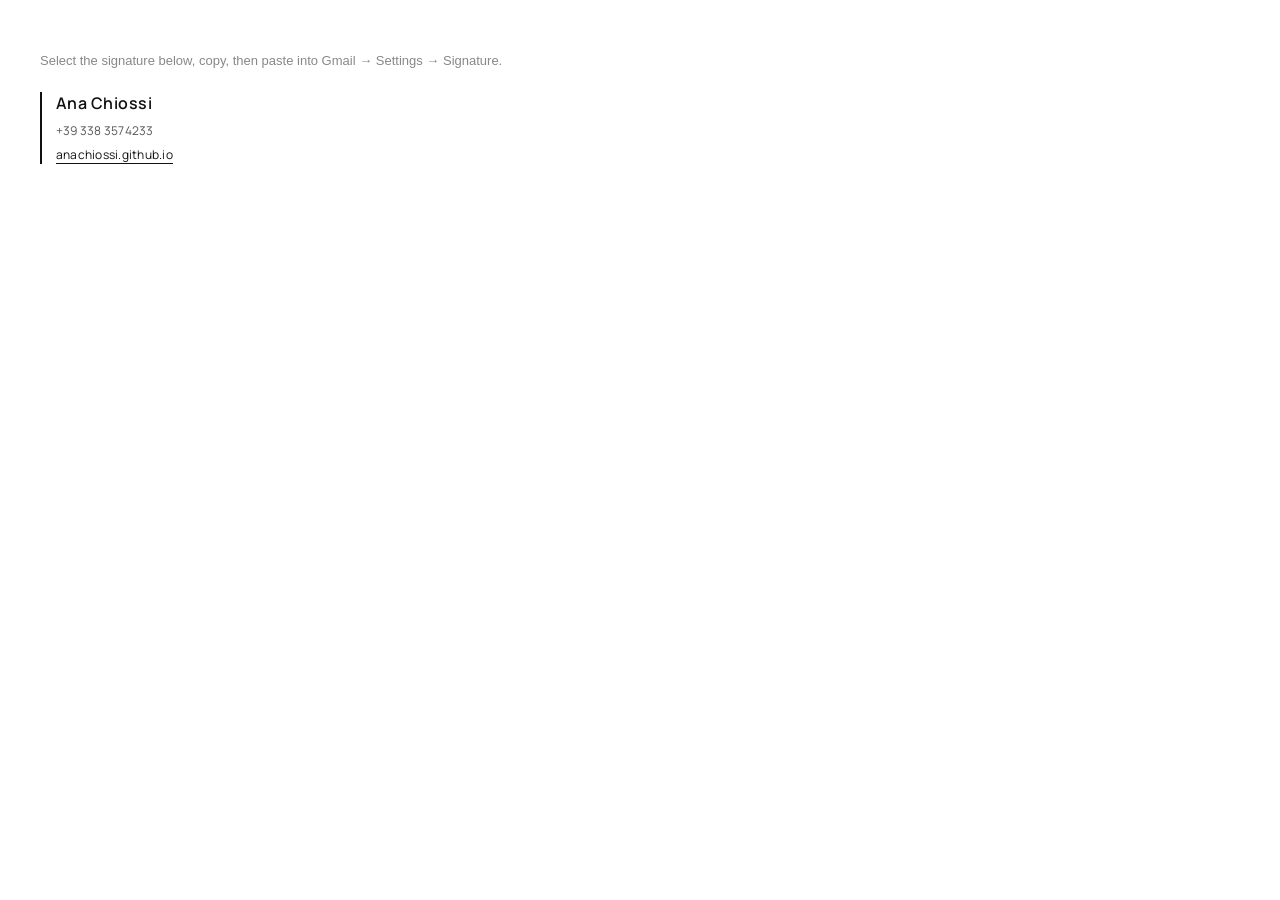
<file: email-signature.html>
<!DOCTYPE html>
<html>
<head>
  <meta charset="UTF-8">
  <link href="https://fonts.googleapis.com/css2?family=Manrope:wght@400;600&display=swap" rel="stylesheet">
  <style>
    body {
      background: #ffffff;
      display: flex;
      flex-direction: column;
      align-items: flex-start;
      padding: 40px;
      margin: 0;
    }
    .instructions {
      font-family: sans-serif;
      font-size: 13px;
      color: #888;
      margin-bottom: 24px;
    }
  </style>
</head>
<body>
  <p class="instructions">Select the signature below, copy, then paste into Gmail → Settings → Signature.</p>

  <table id="signature" cellpadding="0" cellspacing="0" border="0"
    style="font-family: 'Manrope', Arial, sans-serif; color: #111111; border-left: 2px solid #111111; padding-left: 14px; text-align: left; background-color: #ffffff;">
    <tr>
      <td style="padding-bottom: 4px; vertical-align: top; background-color: #ffffff;">
        <span style="font-size: 16px; font-weight: 600; letter-spacing: 0.03em; font-family: 'Manrope', Arial, sans-serif;">Ana Chiossi</span>
      </td>
    </tr>
    <tr>
      <td style="padding-bottom: 2px; vertical-align: top; background-color: #ffffff;">
        <span style="font-size: 12px; font-weight: 400; color: #555555; letter-spacing: 0.02em; font-family: 'Manrope', Arial, sans-serif;">+39 338 3574233</span>
      </td>
    </tr>
    <tr>
      <td style="vertical-align: top; background-color: #ffffff;">
        <a href="http://anachiossi.github.io"
          style="font-size: 12px; font-weight: 400; color: #111111; letter-spacing: 0.02em; text-decoration: none; border-bottom: 1px solid #111111; font-family: 'Manrope', Arial, sans-serif;">anachiossi.github.io</a>
      </td>
    </tr>
  </table>
</body>
</html>
</file>
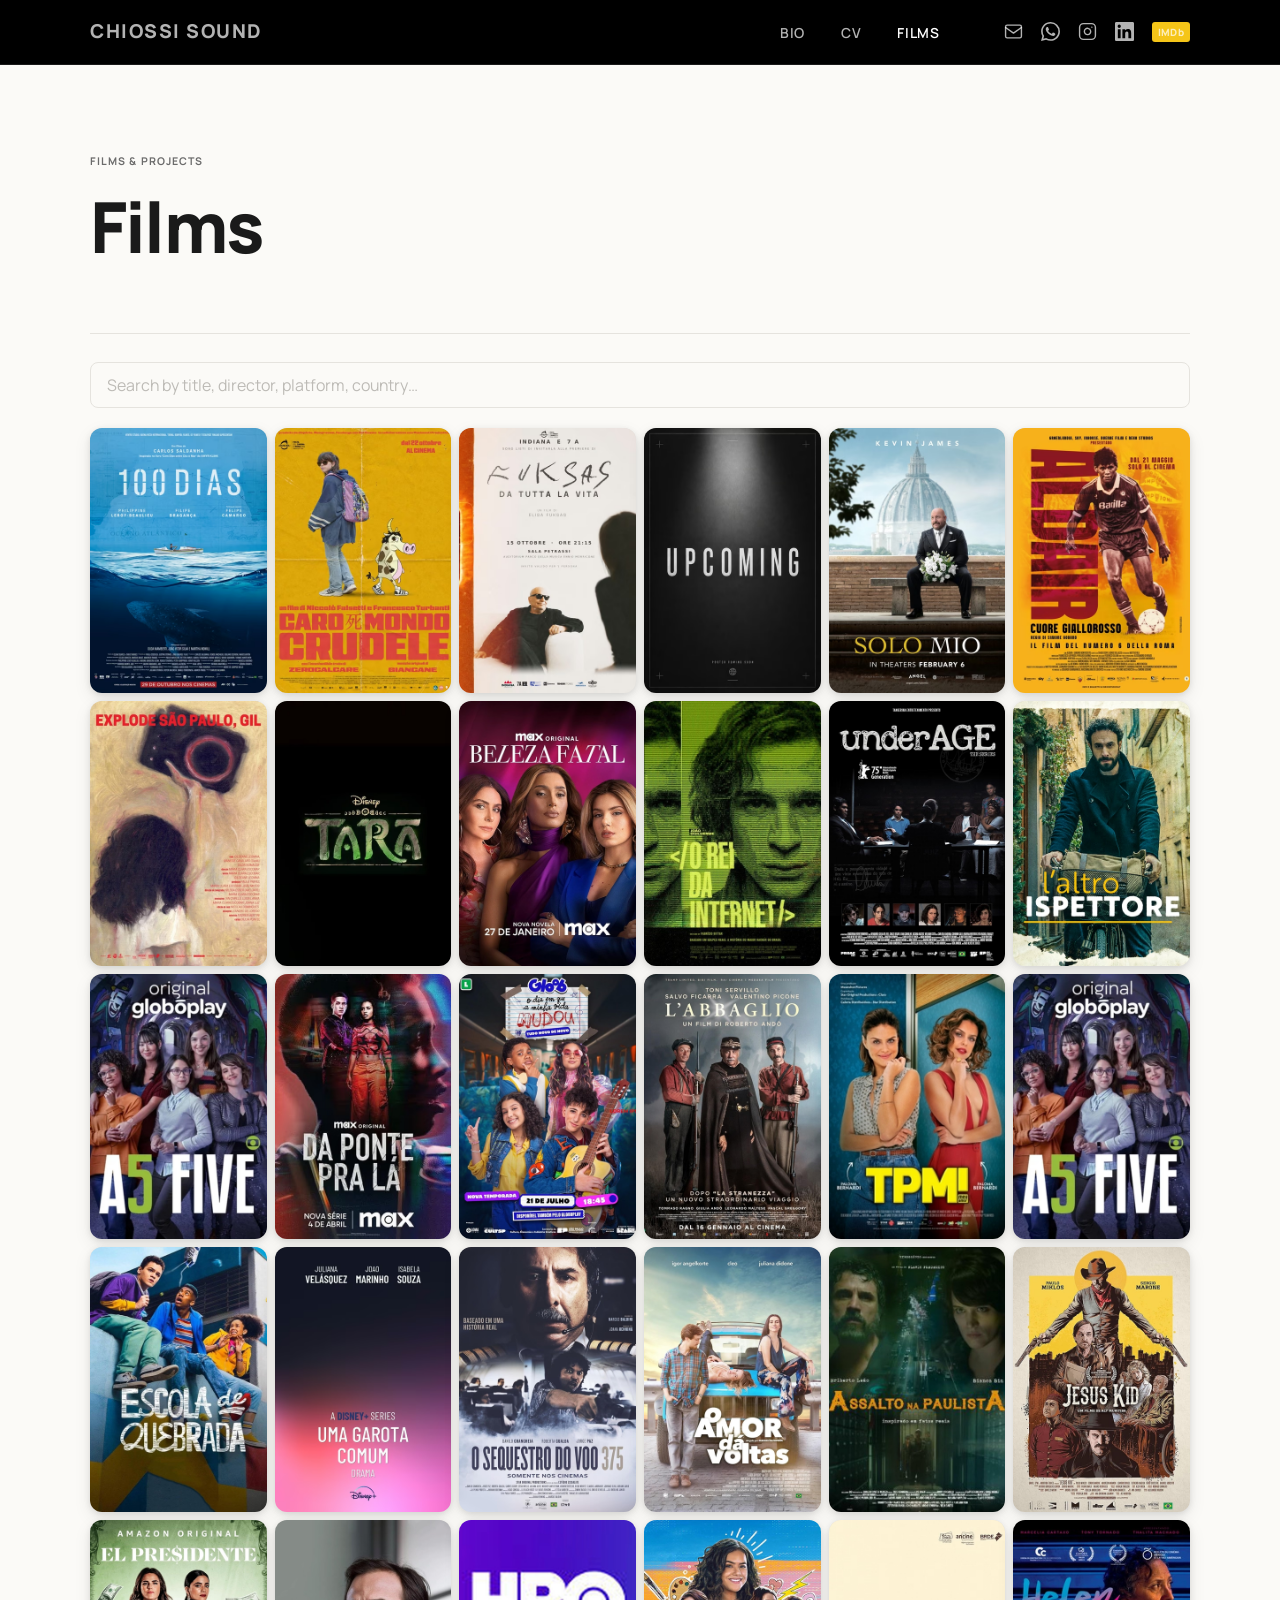
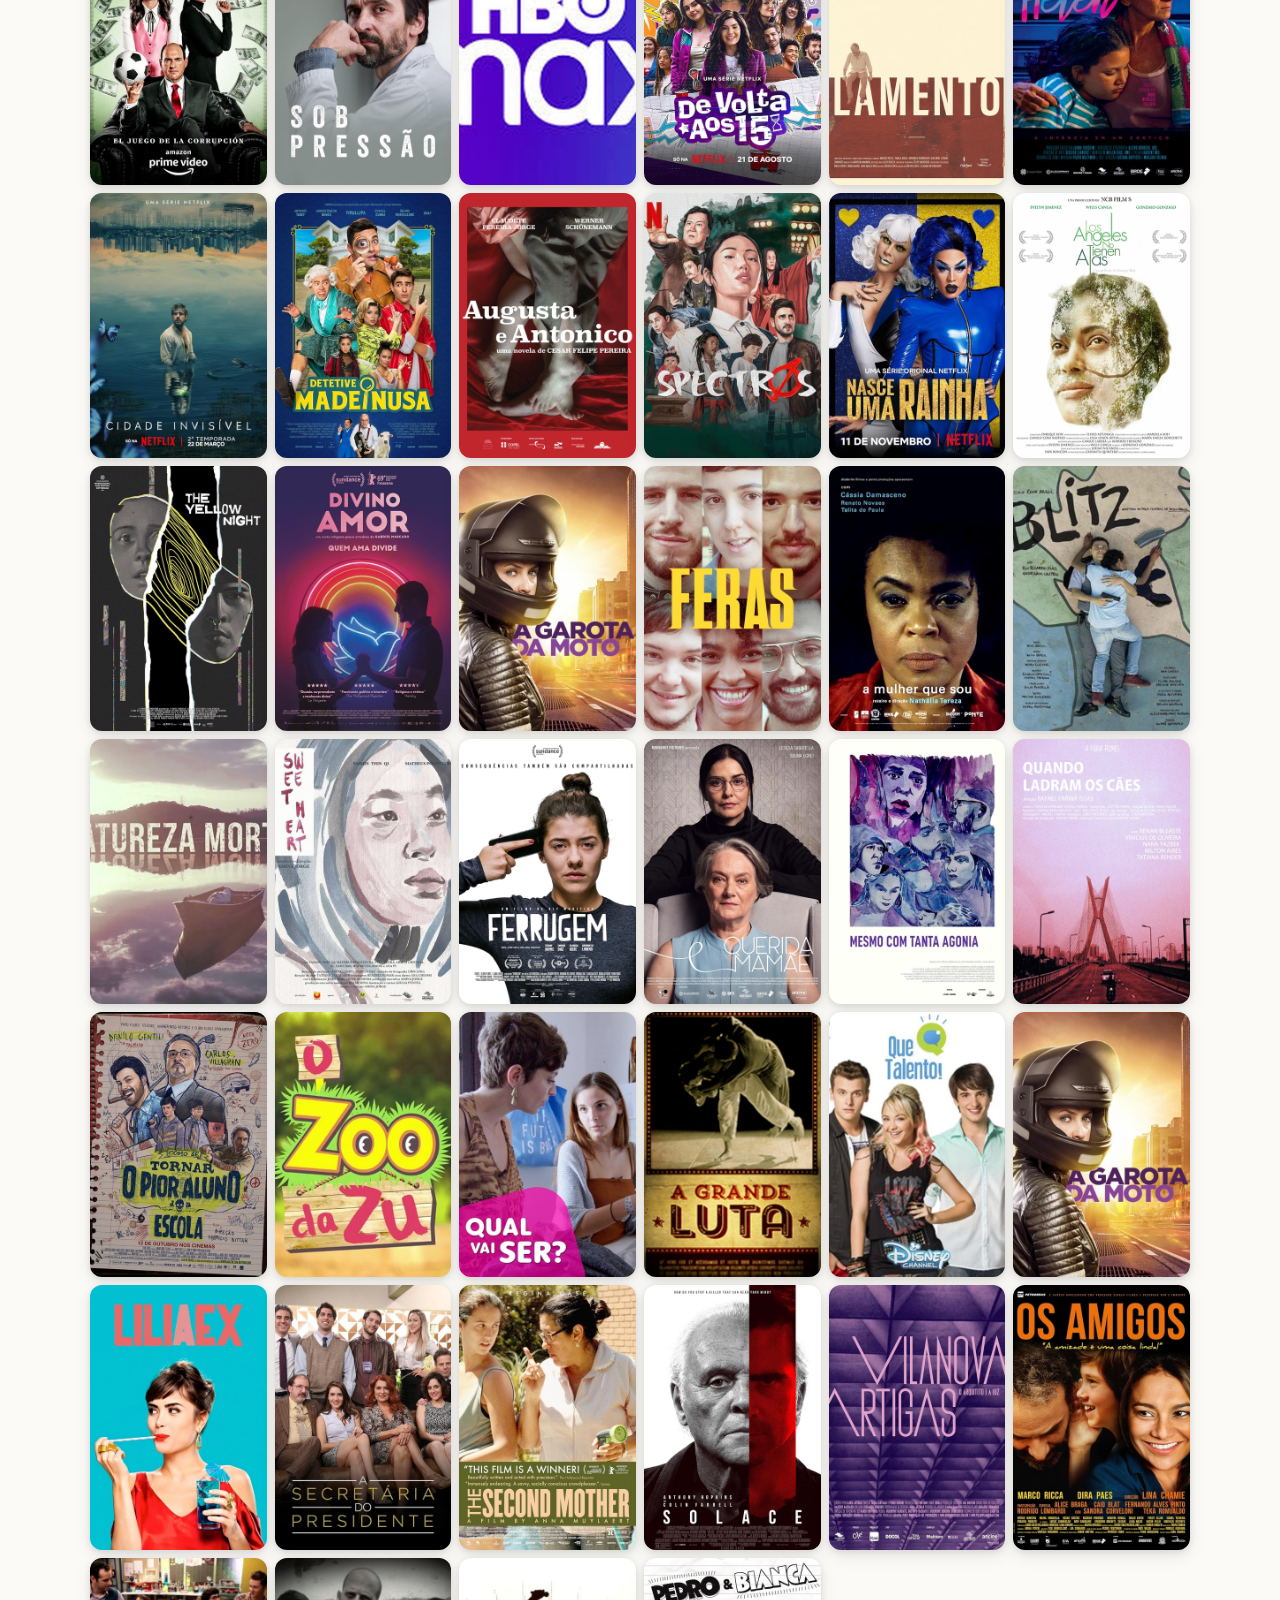
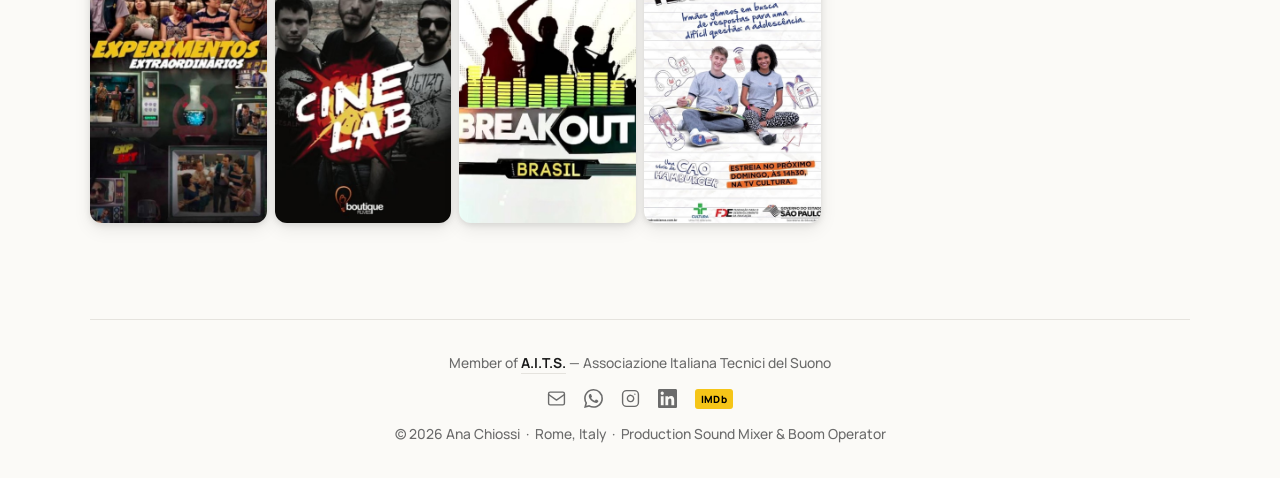
<file: films.html>
<!doctype html>
<html lang="en">
<head>
  <meta charset="utf-8">
  <meta name="viewport" content="width=device-width, initial-scale=1">
  <title>Films — Ana Chiossi</title>
  <link rel="icon" href="favicon.ico" sizes="any">
  <link rel="icon" type="image/png" sizes="32x32" href="assets/icons/icon-32.png">
  <link rel="icon" type="image/png" sizes="192x192" href="assets/icons/icon-192.png">
  <link rel="apple-touch-icon" href="assets/icons/apple-touch-icon.png">
  <meta name="description" content="Sound Recordist and Microfonist for Film, TV Series, Commercials and Docs. Rome, Italy.">
  <meta property="og:title" content="Films — Ana Chiossi">
  <meta property="og:description" content="Sound Recordist and Microfonist for Film, TV Series, Commercials and Docs. Rome, Italy.">
  <meta property="og:image" content="https://anachiossi.github.io/assets/images/og_films.jpg">
  <meta property="og:image:width" content="1200">
  <meta property="og:image:height" content="630">
  <meta property="og:url" content="https://anachiossi.github.io/films.html">
  <meta property="og:type" content="website">
  <meta name="twitter:card" content="summary_large_image">
  <meta name="twitter:image" content="https://anachiossi.github.io/assets/images/og_films.jpg">
  <link rel="preconnect" href="https://fonts.googleapis.com">
  <link rel="preconnect" href="https://fonts.gstatic.com" crossorigin>
  <link href="https://fonts.googleapis.com/css2?family=Manrope:wght@300..800&family=Space+Grotesk:wght@400;500;700&display=swap" rel="stylesheet">
  <link rel="stylesheet" href="assets/style.css">
  <script defer src="https://cloud.umami.is/script.js" data-website-id="750385db-41ff-488f-a13b-eb989f32e89e"></script>

  <style>
    /* ── Films page — scoped styles ────────────────────────────────────────── */

    /* Kill any horizontal overflow causing right-side ghost space on mobile */
    html, body { overflow-x: hidden; }

    /* Search bar */
    .films-search-wrap {
      padding: 28px 0 20px;
    }

    #films-search {
      font-family: var(--font);
      font-size: 0.9375rem;
      font-weight: 400;
      color: var(--text);
      background: var(--bg);
      border: 1.5px solid var(--border);
      border-radius: 8px;
      padding: 11px 16px;
      width: 100%;
      transition: border-color 0.15s;
      -webkit-appearance: none;
      appearance: none;
      outline: none;
    }

    #films-search::placeholder { color: #BDBBB6; }
    #films-search:focus        { border-color: var(--text); }

    /* Search clear button (browser default) — keep it subtle */
    #films-search::-webkit-search-cancel-button {
      -webkit-appearance: auto;
      opacity: 0.45;
      cursor: pointer;
    }

    /* Grid — 6-up desktop, 3-up mobile */
    .films-grid {
      display: grid;
      grid-template-columns: repeat(6, 1fr);
      gap: 8px;
      margin-bottom: 96px;
    }

    @media (max-width: 560px) {
      .films-grid {
        grid-template-columns: repeat(3, 1fr);
        gap: 6px;
      }
    }

    /* Card — 2:3 poster ratio, collector-card aesthetic */
    .film-card {
      position: relative;
      aspect-ratio: 2 / 3;
      overflow: hidden;
      cursor: pointer;
      background: #e4e2dd;
      border-radius: 12px;
      box-shadow:
        0 2px 6px rgba(0, 0, 0, 0.10),
        0 6px 18px rgba(0, 0, 0, 0.08);
      transition: transform 0.22s ease, box-shadow 0.22s ease;
    }

    .film-card > img {
      position: absolute;
      inset: 0;
      width: 100%;
      height: 100%;
      object-fit: cover;
      display: block;
    }

    .film-card-placeholder {
      position: absolute;
      inset: 0;
      width: 100%;
      height: 100%;
      background: #e4e2dd;
    }

    /* Hover overlay — rendered in DOM always; activated by CSS only on
       hover-capable devices so mobile tap stays clean for Phase 2 modal */
    .film-card-overlay {
      position: absolute;
      inset: 0;
      background: linear-gradient(to top, rgba(0,0,0,0.72) 0%, transparent 58%);
      display: flex;
      align-items: flex-end;
      padding: 10px 12px;
      opacity: 0;
      pointer-events: none;
    }

    .film-card-overlay-text {
      display: flex;
      flex-direction: column;
      gap: 2px;
    }

    .film-card-overlay-title {
      color: #fff;
      font-size: 0.8125rem;
      font-weight: 800;
      line-height: 1.2;
      letter-spacing: 0.01em;
    }

    .film-card-overlay-year {
      color: rgba(255,255,255,0.78);
      font-size: 0.75rem;
      font-weight: 600;
    }

    /* Activate overlay + lift on hover-capable devices only */
    @media (hover: hover) {
      .film-card-overlay {
        transition: opacity 0.2s ease;
      }
      .film-card:hover .film-card-overlay {
        opacity: 1;
      }
      .film-card:hover {
        cursor: pointer;
        transform: translateY(-3px);
        box-shadow:
          0 4px 12px rgba(0, 0, 0, 0.15),
          0 12px 28px rgba(0, 0, 0, 0.12);
      }
    }

    /* Keyboard focus: show overlay + outline */
    .film-card:focus-visible {
      outline: 2px solid currentColor;
      outline-offset: 3px;
    }
    .film-card:focus-visible .film-card-overlay {
      opacity: 1;
    }

    /* State messages: loading / error / no-results */
    .films-state {
      padding: 64px 0 80px;
      text-align: center;
      font-size: 0.9375rem;
      color: var(--muted);
      line-height: 1.65;
    }

    .films-state--error {
      color: #c0392b;
    }

    /* ── Modal ──────────────────────────────────────────────────────────────── */

    .modal-backdrop {
      position: fixed;
      inset: 0;
      background: rgba(0, 0, 0, 0.55);
      z-index: 200;
      display: flex;
      align-items: center;
      justify-content: center;
      padding: 24px;
      opacity: 0;
      pointer-events: none;
      transition: opacity 0.22s ease;
    }

    .modal-backdrop.is-open {
      opacity: 1;
      pointer-events: auto;
    }

    .film-modal {
      position: relative;
      background: var(--bg);
      width: 100%;
      max-width: 680px;
      max-height: calc(100vh - 48px);
      display: flex;
      flex-direction: column;
      border-radius: 10px;
      overflow: hidden;
    }

    /* Scrollable content area */
    .modal-scroller {
      overflow-y: auto;
      -webkit-overflow-scrolling: touch;
      overscroll-behavior: contain;
      flex: 1 1 auto;
      min-height: 0;
    }

    /* Content fade transition when navigating between projects */
    .modal-content {
      transition: opacity 0.14s ease;
    }

    .modal-content.is-fading {
      opacity: 0;
    }

    /* Close button — sits on the white modal surface */
    .modal-close {
      position: absolute;
      top: 14px;
      right: 14px;
      z-index: 10;
      width: 32px;
      height: 32px;
      border-radius: 50%;
      background: var(--surface);
      border: 1px solid var(--border);
      color: var(--muted);
      cursor: pointer;
      display: flex;
      align-items: center;
      justify-content: center;
      transition: background 0.15s, color 0.15s;
      flex-shrink: 0;
    }

    .modal-close:hover { background: var(--border); color: var(--text); }

    /* Prev / Next navigation arrows — fixed in viewport, flanking the modal */
    .modal-nav {
      position: fixed;
      top: 50%;
      transform: translateY(-50%);
      z-index: 201;
      width: 44px;
      height: 44px;
      border-radius: 50%;
      background: rgba(255, 255, 255, 0.12);
      border: 1px solid rgba(255, 255, 255, 0.22);
      color: rgba(255, 255, 255, 0.9);
      cursor: pointer;
      display: flex;
      align-items: center;
      justify-content: center;
      transition: background 0.15s;
    }

    .modal-nav:hover { background: rgba(255, 255, 255, 0.22); }
    .modal-nav[hidden] { display: none; }

    /* On wide viewports arrows sit outside the modal box; on narrow they sit inside */
    .modal-nav--prev { left:  max(12px, calc(50vw - 400px)); }
    .modal-nav--next { right: max(12px, calc(50vw - 400px)); }

    /* Modal body — no hero above, top padding clears close button */
    .modal-body {
      padding: 52px 32px 48px;
    }

    /* Header row: title+subtitle left, coin badges right */
    .modal-header {
      display: flex;
      align-items: flex-start;
      gap: 16px;
      margin-bottom: 20px;
    }

    .modal-header-main {
      flex: 1 1 0;
      min-width: 0;
    }

    .modal-title {
      font-family: 'Space Grotesk', sans-serif;
      font-size: 2.25rem;
      font-weight: 800;
      letter-spacing: -0.035em;
      line-height: 1.05;
      color: var(--text);
      margin: 0 0 5px;
    }

    .modal-subtitle {
      font-size: 0.8125rem;
      font-weight: 500;
      color: var(--muted);
      letter-spacing: 0.02em;
      margin: 0;
    }

    /* Coin badges — 48px PNGs side by side */
    .modal-coins {
      display: flex;
      flex-direction: row;
      gap: 6px;
      flex-shrink: 0;
      align-items: flex-start;
      padding-top: 4px;
    }

    .modal-coin {
      width: 48px;
      height: 48px;
    }

    .modal-coin img {
      width: 48px;
      height: 48px;
      display: block;
    }

    /* Role — left-accent bar treatment */
    .modal-role {
      display: inline-block;
      font-size: 0.75rem;
      font-weight: 700;
      text-transform: uppercase;
      letter-spacing: 0.07em;
      color: var(--text);
      border-left: 3px solid var(--text);
      padding: 3px 10px 3px 9px;
      margin-bottom: 22px;
      line-height: 1.5;
    }

    .modal-desc {
      font-size: 0.9375rem;
      line-height: 1.8;
      color: var(--text);
      margin-bottom: 0;
    }

    /* Section: platforms */
    .modal-section {
      margin-top: 22px;
      padding-top: 20px;
      border-top: 1px solid var(--border);
    }

    .modal-section-label {
      display: block;
      font-size: 0.625rem;
      font-weight: 700;
      text-transform: uppercase;
      letter-spacing: 0.1em;
      color: var(--muted);
      margin-bottom: 10px;
    }

    .modal-pills {
      display: flex;
      flex-wrap: wrap;
      gap: 6px;
    }

    .modal-pill {
      font-size: 0.75rem;
      font-weight: 600;
      letter-spacing: 0.02em;
      padding: 4px 12px;
      border: 1.5px solid var(--border);
      border-radius: 999px;
      color: var(--text);
    }

    /* Section: director / production / countries / languages */
    .modal-details {
      margin-top: 22px;
      padding-top: 20px;
      border-top: 1px solid var(--border);
      display: flex;
      flex-direction: column;
      gap: 11px;
    }

    .modal-detail-row {
      display: grid;
      grid-template-columns: 90px 1fr;
      gap: 12px;
      align-items: baseline;
    }

    .modal-detail-label {
      font-size: 0.625rem;
      font-weight: 700;
      text-transform: uppercase;
      letter-spacing: 0.1em;
      color: var(--muted);
      padding-top: 2px;
    }

    .modal-detail-value {
      font-size: 0.875rem;
      font-weight: 500;
      color: var(--text);
      line-height: 1.5;
    }

    /* IMDb link */
    .modal-imdb {
      display: inline-flex;
      align-items: center;
      gap: 4px;
      font-size: 0.8125rem;
      font-weight: 700;
      color: var(--text);
      text-decoration: none;
      border-bottom: 1.5px solid var(--border);
      padding-bottom: 1px;
      margin-top: 24px;
      transition: border-color 0.15s;
    }

    .modal-imdb:hover { border-color: var(--text); }

    /* ── Phase 3: Award & Festival badges ──────────────────────────────────── */

    .modal-badges {
      margin-top: 24px;
      display: flex;
      flex-wrap: wrap;
      gap: 10px;
    }

    .modal-badge {
      flex: 1 1 auto;
      min-width: 120px;
      border-radius: 6px;
      overflow: hidden;
      cursor: pointer;
      transition: opacity 0.15s;
      user-select: none;
    }

    .modal-badge:active { opacity: 0.75; }

    .modal-badge--awards  { border: 1.5px solid #C9A84C; }
    .modal-badge--festivals { border: 1.5px solid #E8C840; }

    .modal-badge-header {
      display: flex;
      align-items: center;
      gap: 7px;
      padding: 9px 13px;
    }

    .modal-badge-icon {
      font-size: 0.9375rem;
      line-height: 1;
      flex-shrink: 0;
    }

    .modal-badge-label {
      font-size: 0.8125rem;
      font-weight: 700;
      letter-spacing: 0.01em;
    }

    .modal-badge--awards   .modal-badge-label { color: #C9A84C; }
    .modal-badge--festivals .modal-badge-label { color: #C4A800; }

    .modal-badge-chevron {
      margin-left: auto;
      flex-shrink: 0;
      transition: transform 0.22s ease;
      color: inherit;
      opacity: 0.55;
    }

    .modal-badge--awards   .modal-badge-chevron { color: #C9A84C; }
    .modal-badge--festivals .modal-badge-chevron { color: #C4A800; }

    .modal-badge.is-open .modal-badge-chevron {
      transform: rotate(180deg);
    }

    /* Collapsible list — height animation via max-height trick */
    .modal-badge-body {
      max-height: 0;
      overflow: hidden;
      transition: max-height 0.28s ease;
    }

    .modal-badge.is-open .modal-badge-body {
      max-height: 1200px;
    }

    .modal-badge-list {
      list-style: none;
      margin: 0;
      padding: 0 13px 11px;
      display: flex;
      flex-direction: column;
      gap: 0;
    }

    .modal-badge-item {
      font-size: 0.8rem;
      line-height: 1.45;
      padding: 6px 0;
      border-top: 1px solid rgba(0,0,0,0.07);
      display: flex;
      flex-direction: column;
      gap: 1px;
    }

    .modal-badge-item:first-child { border-top: none; }

    .modal-badge-item-main {
      font-weight: 600;
      color: var(--text);
    }

    .modal-badge-item-sub {
      font-size: 0.74rem;
      color: var(--muted);
    }

    /* Sound award highlight */
    .modal-badge-item--sound .modal-badge-item-main {
      display: flex;
      align-items: center;
      gap: 5px;
    }

    .modal-badge-item--sound .modal-badge-item-main::after {
      content: '';
      display: inline-block;
      width: 14px;
      height: 11px;
      flex-shrink: 0;
      background-image: url("data:image/svg+xml,%3Csvg xmlns='http://www.w3.org/2000/svg' viewBox='0 0 24 24' fill='none' stroke='%23C9A84C' stroke-width='2' stroke-linecap='round' stroke-linejoin='round'%3E%3Cpolygon points='11 5 6 9 2 9 2 15 6 15 11 19 11 5'/%3E%3Cpath d='M19.07 4.93a10 10 0 0 1 0 14.14'/%3E%3Cpath d='M15.54 8.46a5 5 0 0 1 0 7.07'/%3E%3C/svg%3E");
      background-repeat: no-repeat;
      background-size: contain;
    }

    /* ── Phase 3: Box office ──────────────────────────────────────────────── */

    .modal-boxoffice {
      margin-top: 22px;
      padding-top: 20px;
      border-top: 1px solid var(--border);
    }

    .modal-boxoffice-rows {
      display: flex;
      flex-direction: column;
      gap: 8px;
      margin-top: 10px;
    }

    .modal-boxoffice-row {
      display: grid;
      grid-template-columns: 110px 1fr;
      gap: 10px;
      align-items: baseline;
    }

    .modal-boxoffice-label {
      font-size: 0.625rem;
      font-weight: 700;
      text-transform: uppercase;
      letter-spacing: 0.1em;
      color: var(--muted);
    }

    .modal-boxoffice-value {
      font-size: 0.8125rem;
      font-weight: 500;
      color: var(--text);
    }

    /* ── Modal responsive ────────────────────────────────────────────────────── */

    @media (max-width: 600px) {
      .modal-backdrop {
        padding: 0;
        align-items: flex-end;
      }

      .film-modal {
        max-width: 100%;
        max-height: 96vh;
        border-radius: 12px 12px 0 0;
      }

      .modal-body  { padding: 48px 20px 36px; }
      .modal-title { font-size: 1.75rem; }
      .modal-coin, .modal-coin img { width: 40px; height: 40px; }
    }
  </style>
</head>
<body>

  <!-- ── NAV ────────────────────────── -->
  <header class="site-header">
    <nav class="nav container">
      <a href="index.html" class="nav-brand">Chiossi Sound</a>
      <div class="nav-right">
        <ul class="nav-links">
          <li><a href="bio.html" data-umami-event="Nav: Bio">Bio</a></li>
          <li><a href="cv.html" data-umami-event="Nav: CV">CV</a></li>
          <li><a href="films.html" class="active" data-umami-event="Nav: Films">Films</a></li>
        </ul>
        <div class="social-icons nav-social">
          <a href="#" data-contact="email-main" class="social-icon" aria-label="Email"><svg xmlns="http://www.w3.org/2000/svg" width="19" height="19" viewBox="0 0 24 24" fill="none" stroke="currentColor" stroke-width="1.75" stroke-linecap="round" stroke-linejoin="round" aria-hidden="true"><rect x="2" y="4" width="20" height="16" rx="2"/><path d="m2 7 10 7 10-7"/></svg></a>
          <a href="#" data-contact="whatsapp" class="social-icon" target="_blank" rel="noopener" aria-label="WhatsApp"><svg xmlns="http://www.w3.org/2000/svg" width="19" height="19" viewBox="0 0 24 24" fill="currentColor" aria-hidden="true"><path d="M17.472 14.382c-.297-.149-1.758-.867-2.03-.967-.273-.099-.471-.148-.67.15-.197.297-.767.966-.94 1.164-.173.199-.347.223-.644.075-.297-.15-1.255-.463-2.39-1.475-.883-.788-1.48-1.761-1.653-2.059-.173-.297-.018-.458.13-.606.134-.133.298-.347.446-.52.149-.174.198-.298.298-.497.099-.198.05-.371-.025-.52-.075-.149-.669-1.612-.916-2.207-.242-.579-.487-.5-.669-.51-.173-.008-.371-.01-.57-.01-.198 0-.52.074-.792.372-.272.297-1.04 1.016-1.04 2.479 0 1.462 1.065 2.875 1.213 3.074.149.198 2.096 3.2 5.077 4.487.709.306 1.262.489 1.694.625.712.227 1.36.195 1.871.118.571-.085 1.758-.719 2.006-1.413.248-.694.248-1.289.173-1.413-.074-.124-.272-.198-.57-.347m-5.421 7.403h-.004a9.87 9.87 0 01-5.031-1.378l-.361-.214-3.741.982.998-3.648-.235-.374a9.86 9.86 0 01-1.51-5.26c.001-5.45 4.436-9.884 9.888-9.884 2.64 0 5.122 1.03 6.988 2.898a9.825 9.825 0 012.893 6.994c-.003 5.45-4.437 9.884-9.885 9.884m8.413-18.297A11.815 11.815 0 0012.05 0C5.495 0 .16 5.335.157 11.892c0 2.096.547 4.142 1.588 5.945L.057 24l6.305-1.654a11.882 11.882 0 005.683 1.448h.005c6.554 0 11.89-5.335 11.893-11.893a11.821 11.821 0 00-3.48-8.413z"/></svg></a>
          <a href="https://www.instagram.com/windhorse.sound/" class="social-icon" target="_blank" rel="noopener" aria-label="Instagram"><svg xmlns="http://www.w3.org/2000/svg" width="19" height="19" viewBox="0 0 24 24" fill="none" stroke="currentColor" stroke-width="1.75" stroke-linecap="round" stroke-linejoin="round" aria-hidden="true"><rect x="2" y="2" width="20" height="20" rx="5"/><path d="M16 11.37A4 4 0 1 1 12.63 8 4 4 0 0 1 16 11.37z"/><line x1="17.5" y1="6.5" x2="17.51" y2="6.5"/></svg></a>
          <!-- <a href="https://www.facebook.com/anacmchiossi/" class="social-icon" target="_blank" rel="noopener" aria-label="Facebook"><svg xmlns="http://www.w3.org/2000/svg" width="19" height="19" viewBox="0 0 24 24" fill="currentColor" aria-hidden="true"><path d="M24 12.073c0-6.627-5.373-12-12-12s-12 5.373-12 12c0 5.99 4.388 10.954 10.125 11.854v-8.385H7.078v-3.47h3.047V9.43c0-3.007 1.792-4.669 4.533-4.669 1.312 0 2.686.235 2.686.235v2.953H15.83c-1.491 0-1.956.925-1.956 1.874v2.25h3.328l-.532 3.47h-2.796v8.385C19.612 23.027 24 18.062 24 12.073z"/></svg></a> -->
          <a href="https://www.linkedin.com/in/anachiossi/" class="social-icon" target="_blank" rel="noopener" aria-label="LinkedIn"><svg xmlns="http://www.w3.org/2000/svg" width="19" height="19" viewBox="0 0 24 24" fill="currentColor" aria-hidden="true"><path d="M20.447 20.452h-3.554v-5.569c0-1.328-.027-3.037-1.852-3.037-1.853 0-2.136 1.445-2.136 2.939v5.667H9.351V9h3.414v1.561h.046c.477-.9 1.637-1.85 3.37-1.85 3.601 0 4.267 2.37 4.267 5.455v6.286zM5.337 7.433a2.062 2.062 0 01-2.063-2.065 2.064 2.064 0 112.063 2.065zm1.782 13.019H3.555V9h3.564v11.452zM22.225 0H1.771C.792 0 0 .774 0 1.729v20.542C0 23.227.792 24 1.771 24h20.451C23.2 24 24 23.227 24 22.271V1.729C24 .774 23.2 0 22.222 0h.003z"/></svg></a>
          <a href="https://www.imdb.com/name/nm5227170/" class="social-icon social-icon--imdb" target="_blank" rel="noopener" aria-label="IMDb">IMDb</a>
        </div>
      </div>
      <button class="nav-burger" id="nav-burger" aria-label="Open menu" aria-expanded="false">
        <span></span>
        <span></span>
        <span></span>
      </button>
    </nav>
  </header>

  <main>
    <div class="container">

      <!-- Page header — reuses .page-header from style.css -->
      <div class="page-header">
        <p class="eyebrow">Films &amp; Projects</p>
        <h1>Films</h1>
      </div>

      <!-- Search -->
      <div class="films-search-wrap">
        <input
          type="search"
          id="films-search"
          placeholder="Search by title, director, platform, country…"
          autocomplete="off"
          spellcheck="false"
          aria-label="Search projects"
        >
      </div>

      <!-- State messages -->
      <p id="films-loading" class="films-state">Loading projects…</p>
      <p id="films-error"      class="films-state films-state--error" hidden></p>
      <p id="films-no-results" class="films-state" hidden></p>

      <!-- Grid — hidden until data loads -->
      <div id="films-grid" class="films-grid" hidden></div>

    </div>
  </main>

  <!-- ── FOOTER ─────────────────────── -->
  <footer class="site-footer container">
    <div class="footer-social-wrap">
      <p class="footer-aits">Member of <a href="https://www.aits.it/soci/218" target="_blank" rel="noopener">A.I.T.S.</a> — Associazione Italiana Tecnici del Suono</p>
      <div class="social-icons footer-social">
        <a href="#" data-contact="email-main" class="social-icon" aria-label="Email"><svg xmlns="http://www.w3.org/2000/svg" width="19" height="19" viewBox="0 0 24 24" fill="none" stroke="currentColor" stroke-width="1.75" stroke-linecap="round" stroke-linejoin="round" aria-hidden="true"><rect x="2" y="4" width="20" height="16" rx="2"/><path d="m2 7 10 7 10-7"/></svg></a>
        <a href="#" data-contact="whatsapp" class="social-icon" target="_blank" rel="noopener" aria-label="WhatsApp"><svg xmlns="http://www.w3.org/2000/svg" width="19" height="19" viewBox="0 0 24 24" fill="currentColor" aria-hidden="true"><path d="M17.472 14.382c-.297-.149-1.758-.867-2.03-.967-.273-.099-.471-.148-.67.15-.197.297-.767.966-.94 1.164-.173.199-.347.223-.644.075-.297-.15-1.255-.463-2.39-1.475-.883-.788-1.48-1.761-1.653-2.059-.173-.297-.018-.458.13-.606.134-.133.298-.347.446-.52.149-.174.198-.298.298-.497.099-.198.05-.371-.025-.52-.075-.149-.669-1.612-.916-2.207-.242-.579-.487-.5-.669-.51-.173-.008-.371-.01-.57-.01-.198 0-.52.074-.792.372-.272.297-1.04 1.016-1.04 2.479 0 1.462 1.065 2.875 1.213 3.074.149.198 2.096 3.2 5.077 4.487.709.306 1.262.489 1.694.625.712.227 1.36.195 1.871.118.571-.085 1.758-.719 2.006-1.413.248-.694.248-1.289.173-1.413-.074-.124-.272-.198-.57-.347m-5.421 7.403h-.004a9.87 9.87 0 01-5.031-1.378l-.361-.214-3.741.982.998-3.648-.235-.374a9.86 9.86 0 01-1.51-5.26c.001-5.45 4.436-9.884 9.888-9.884 2.64 0 5.122 1.03 6.988 2.898a9.825 9.825 0 012.893 6.994c-.003 5.45-4.437 9.884-9.885 9.884m8.413-18.297A11.815 11.815 0 0012.05 0C5.495 0 .16 5.335.157 11.892c0 2.096.547 4.142 1.588 5.945L.057 24l6.305-1.654a11.882 11.882 0 005.683 1.448h.005c6.554 0 11.89-5.335 11.893-11.893a11.821 11.821 0 00-3.48-8.413z"/></svg></a>
        <a href="https://www.instagram.com/windhorse.sound/" class="social-icon" target="_blank" rel="noopener" aria-label="Instagram"><svg xmlns="http://www.w3.org/2000/svg" width="19" height="19" viewBox="0 0 24 24" fill="none" stroke="currentColor" stroke-width="1.75" stroke-linecap="round" stroke-linejoin="round" aria-hidden="true"><rect x="2" y="2" width="20" height="20" rx="5"/><path d="M16 11.37A4 4 0 1 1 12.63 8 4 4 0 0 1 16 11.37z"/><line x1="17.5" y1="6.5" x2="17.51" y2="6.5"/></svg></a>
        <!-- <a href="https://www.facebook.com/anacmchiossi/" class="social-icon" target="_blank" rel="noopener" aria-label="Facebook"><svg xmlns="http://www.w3.org/2000/svg" width="19" height="19" viewBox="0 0 24 24" fill="currentColor" aria-hidden="true"><path d="M24 12.073c0-6.627-5.373-12-12-12s-12 5.373-12 12c0 5.99 4.388 10.954 10.125 11.854v-8.385H7.078v-3.47h3.047V9.43c0-3.007 1.792-4.669 4.533-4.669 1.312 0 2.686.235 2.686.235v2.953H15.83c-1.491 0-1.956.925-1.956 1.874v2.25h3.328l-.532 3.47h-2.796v8.385C19.612 23.027 24 18.062 24 12.073z"/></svg></a> -->
        <a href="https://www.linkedin.com/in/anachiossi/" class="social-icon" target="_blank" rel="noopener" aria-label="LinkedIn"><svg xmlns="http://www.w3.org/2000/svg" width="19" height="19" viewBox="0 0 24 24" fill="currentColor" aria-hidden="true"><path d="M20.447 20.452h-3.554v-5.569c0-1.328-.027-3.037-1.852-3.037-1.853 0-2.136 1.445-2.136 2.939v5.667H9.351V9h3.414v1.561h.046c.477-.9 1.637-1.85 3.37-1.85 3.601 0 4.267 2.37 4.267 5.455v6.286zM5.337 7.433a2.062 2.062 0 01-2.065-2.065 2.064 2.064 0 112.063 2.065zm1.782 13.019H3.555V9h3.564v11.452zM22.225 0H1.771C.792 0 0 .774 0 1.729v20.542C0 23.227.792 24 1.771 24h20.451C23.2 24 24 23.227 24 22.271V1.729C24 .774 23.2 0 22.222 0h.003z"/></svg></a>
        <a href="https://www.imdb.com/name/nm5227170/" class="social-icon social-icon--imdb" target="_blank" rel="noopener" aria-label="IMDb">IMDb</a>
      </div>
      <p>
        © <span id="year"></span> Ana Chiossi
        &nbsp;·&nbsp; Rome, Italy
        &nbsp;·&nbsp; Production Sound Mixer &amp; Boom Operator
      </p>
    </div>
  </footer>

  <!-- ── MODAL ─────────────────────────────────────────────────────────────── -->
  <div id="film-modal-backdrop" class="modal-backdrop" aria-hidden="true">
    <div id="film-modal" class="film-modal" role="dialog" aria-modal="true">

      <!-- Close -->
      <button id="modal-close" class="modal-close" aria-label="Close modal">
        <svg width="16" height="16" viewBox="0 0 24 24" fill="none" stroke="currentColor" stroke-width="2.5" stroke-linecap="round" aria-hidden="true">
          <path d="M18 6L6 18M6 6l12 12"/>
        </svg>
      </button>

      <!-- Prev / Next (hidden until modal opens; updateNavButtons controls them) -->
      <button id="modal-prev" class="modal-nav modal-nav--prev" aria-label="Previous project" hidden>
        <svg width="18" height="18" viewBox="0 0 24 24" fill="none" stroke="currentColor" stroke-width="2.5" stroke-linecap="round" stroke-linejoin="round" aria-hidden="true">
          <path d="M15 18l-6-6 6-6"/>
        </svg>
      </button>
      <button id="modal-next" class="modal-nav modal-nav--next" aria-label="Next project" hidden>
        <svg width="18" height="18" viewBox="0 0 24 24" fill="none" stroke="currentColor" stroke-width="2.5" stroke-linecap="round" stroke-linejoin="round" aria-hidden="true">
          <path d="M9 18l6-6-6-6"/>
        </svg>
      </button>

      <!-- Scrollable content — populated by films.js populateModal() -->
      <div id="modal-scroller" class="modal-scroller">
        <div id="modal-content" class="modal-content"></div>
      </div>

    </div>
  </div>

  <script>
    document.getElementById('year').textContent = new Date().getFullYear();
  </script>
  <script src="assets/films.js"></script>

  <!-- ── MOBILE NAV OVERLAY ───────────────────────────────── -->
  <div class="nav-overlay" id="nav-overlay" aria-hidden="true">
    <div class="nav-overlay-head">
      <a href="index.html" class="nav-overlay-brand">Chiossi Sound</a>
      <button class="nav-overlay-close" id="nav-overlay-close" aria-label="Close menu">
        <svg width="20" height="20" viewBox="0 0 24 24" fill="none" stroke="currentColor" stroke-width="2.5" stroke-linecap="round" aria-hidden="true"><path d="M18 6L6 18M6 6l12 12"/></svg>
      </button>
    </div>
    <div class="nav-overlay-body">
      <ul class="nav-overlay-links">
        <li><a href="bio.html" data-umami-event="Nav: Bio">Bio</a></li>
        <li><a href="cv.html" data-umami-event="Nav: CV">CV</a></li>
        <li><a href="films.html" class="active" data-umami-event="Nav: Films">Films</a></li>
      </ul>
    </div>
    <div class="nav-overlay-foot">
      <div class="social-icons">
        <a href="#" data-contact="email-main" class="social-icon" aria-label="Email"><svg xmlns="http://www.w3.org/2000/svg" width="19" height="19" viewBox="0 0 24 24" fill="none" stroke="currentColor" stroke-width="1.75" stroke-linecap="round" stroke-linejoin="round" aria-hidden="true"><rect x="2" y="4" width="20" height="16" rx="2"/><path d="m2 7 10 7 10-7"/></svg></a>
        <a href="#" data-contact="whatsapp" class="social-icon" target="_blank" rel="noopener" aria-label="WhatsApp"><svg xmlns="http://www.w3.org/2000/svg" width="19" height="19" viewBox="0 0 24 24" fill="currentColor" aria-hidden="true"><path d="M17.472 14.382c-.297-.149-1.758-.867-2.03-.967-.273-.099-.471-.148-.67.15-.197.297-.767.966-.94 1.164-.173.199-.347.223-.644.075-.297-.15-1.255-.463-2.39-1.475-.883-.788-1.48-1.761-1.653-2.059-.173-.297-.018-.458.13-.606.134-.133.298-.347.446-.52.149-.174.198-.298.298-.497.099-.198.05-.371-.025-.52-.075-.149-.669-1.612-.916-2.207-.242-.579-.487-.5-.669-.51-.173-.008-.371-.01-.57-.01-.198 0-.52.074-.792.372-.272.297-1.04 1.016-1.04 2.479 0 1.462 1.065 2.875 1.213 3.074.149.198 2.096 3.2 5.077 4.487.709.306 1.262.489 1.694.625.712.227 1.36.195 1.871.118.571-.085 1.758-.719 2.006-1.413.248-.694.248-1.289.173-1.413-.074-.124-.272-.198-.57-.347m-5.421 7.403h-.004a9.87 9.87 0 01-5.031-1.378l-.361-.214-3.741.982.998-3.648-.235-.374a9.86 9.86 0 01-1.51-5.26c.001-5.45 4.436-9.884 9.888-9.884 2.64 0 5.122 1.03 6.988 2.898a9.825 9.825 0 012.893 6.994c-.003 5.45-4.437 9.884-9.885 9.884m8.413-18.297A11.815 11.815 0 0012.05 0C5.495 0 .16 5.335.157 11.892c0 2.096.547 4.142 1.588 5.945L.057 24l6.305-1.654a11.882 11.882 0 005.683 1.448h.005c6.554 0 11.89-5.335 11.893-11.893a11.821 11.821 0 00-3.48-8.413z"/></svg></a>
        <a href="https://www.instagram.com/windhorse.sound/" class="social-icon" target="_blank" rel="noopener" aria-label="Instagram"><svg xmlns="http://www.w3.org/2000/svg" width="19" height="19" viewBox="0 0 24 24" fill="none" stroke="currentColor" stroke-width="1.75" stroke-linecap="round" stroke-linejoin="round" aria-hidden="true"><rect x="2" y="2" width="20" height="20" rx="5"/><path d="M16 11.37A4 4 0 1 1 12.63 8 4 4 0 0 1 16 11.37z"/><line x1="17.5" y1="6.5" x2="17.51" y2="6.5"/></svg></a>
        <a href="https://www.linkedin.com/in/anachiossi/" class="social-icon" target="_blank" rel="noopener" aria-label="LinkedIn"><svg xmlns="http://www.w3.org/2000/svg" width="19" height="19" viewBox="0 0 24 24" fill="currentColor" aria-hidden="true"><path d="M20.447 20.452h-3.554v-5.569c0-1.328-.027-3.037-1.852-3.037-1.853 0-2.136 1.445-2.136 2.939v5.667H9.351V9h3.414v1.561h.046c.477-.9 1.637-1.85 3.37-1.85 3.601 0 4.267 2.37 4.267 5.455v6.286zM5.337 7.433a2.062 2.062 0 01-2.065-2.065 2.064 2.064 0 112.063 2.065zm1.782 13.019H3.555V9h3.564v11.452zM22.225 0H1.771C.792 0 0 .774 0 1.729v20.542C0 23.227.792 24 1.771 24h20.451C23.2 24 24 23.227 24 22.271V1.729C24 .774 23.2 0 22.222 0h.003z"/></svg></a>
        <a href="https://www.imdb.com/name/nm5227170/" class="social-icon social-icon--imdb" target="_blank" rel="noopener" aria-label="IMDb">IMDb</a>
      </div>
    </div>
  </div>

  <script>
  (function () {
    var burger   = document.getElementById('nav-burger');
    var overlay  = document.getElementById('nav-overlay');
    var closeBtn = document.getElementById('nav-overlay-close');
    function openMenu() {
      overlay.classList.add('is-open');
      overlay.setAttribute('aria-hidden', 'false');
      burger.setAttribute('aria-expanded', 'true');
      document.body.style.overflow = 'hidden';
      closeBtn.focus();
    }
    function closeMenu() {
      overlay.classList.remove('is-open');
      overlay.setAttribute('aria-hidden', 'true');
      burger.setAttribute('aria-expanded', 'false');
      document.body.style.overflow = '';
      burger.focus();
    }
    burger.addEventListener('click', openMenu);
    closeBtn.addEventListener('click', closeMenu);
    overlay.querySelectorAll('.nav-overlay-links a').forEach(function (a) {
      a.addEventListener('click', closeMenu);
    });
    document.addEventListener('keydown', function (e) {
      if (e.key === 'Escape' && overlay.classList.contains('is-open')) closeMenu();
    });
  }());
  </script>

<script>
(function() {
  const map = {
    'email-main': 'mailto:' + 'chiossi.sound' + '@' + 'gmail.com',
    'email-wind': 'mailto:' + 'windhorsesound' + '@' + 'gmail.com',
    'whatsapp':   'https://wa.me/' + '39338' + '3574233'
  };
  document.querySelectorAll('[data-contact]').forEach(function(el) {
    const key = el.getAttribute('data-contact');
    if (map[key]) el.href = map[key];
  });
})();
</script>

</body>
</html>
</file>
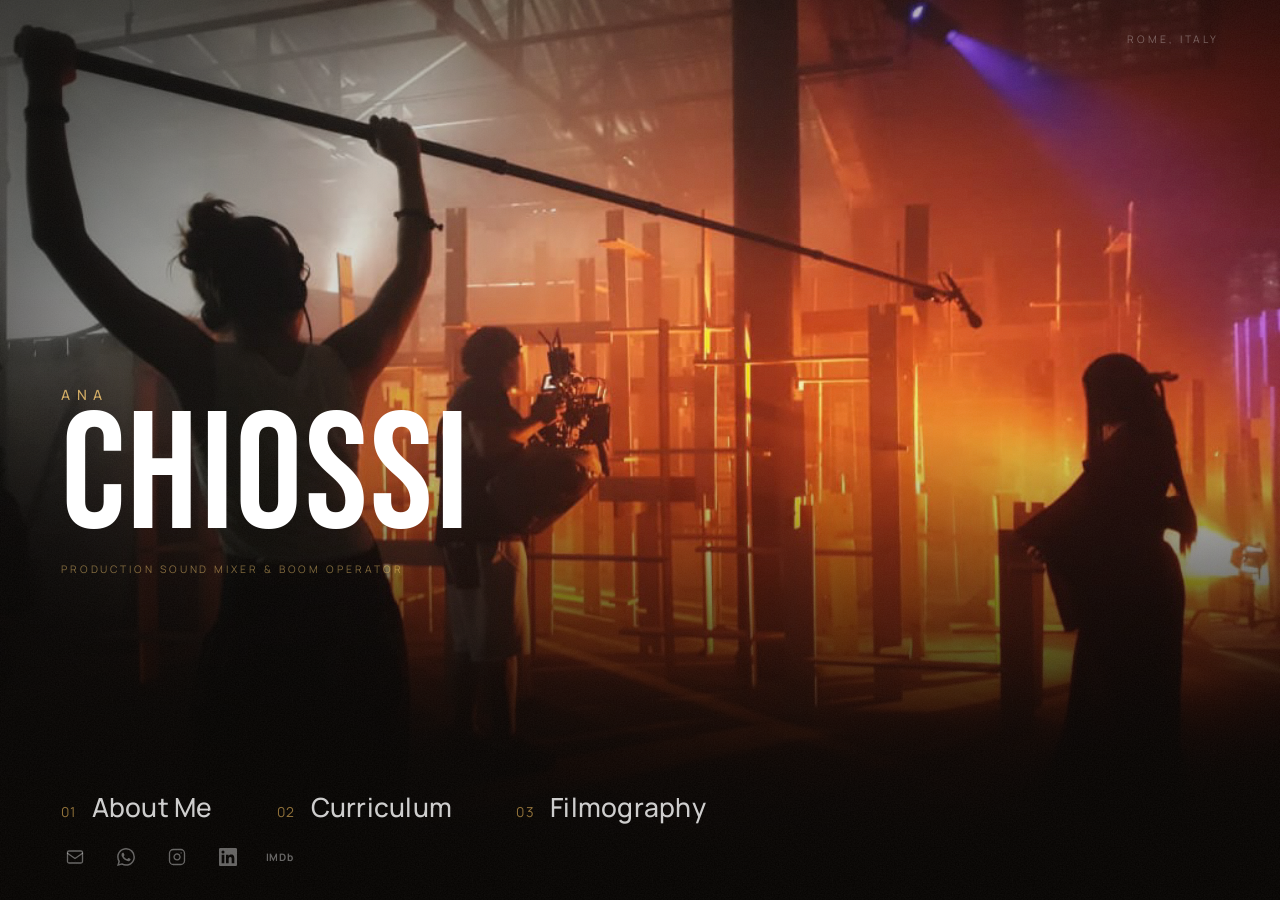
<file: hub.html>
<!doctype html>
<html lang="en">
<head>
  <meta charset="utf-8">
  <meta name="viewport" content="width=device-width, initial-scale=1">
  <title>Ana Chiossi — Production Sound Mixer & Boom Operator</title>
  <meta name="description" content="Ana Chiossi — Production Sound Mixer and Boom Operator based in Rome, Italy. Feature films, series, documentaries. Credits on Netflix, Disney+, HBO, Amazon Prime.">
  <meta property="og:title" content="Ana Chiossi — Production Sound Mixer">
  <meta property="og:description" content="Production Sound Mixer & Boom Operator · Rome, Italy · 14 years · 65+ projects">
  <meta property="og:type" content="website">
  <meta property="og:image" content="assets/images/hub_hero.jpg">

  <link rel="preconnect" href="https://fonts.googleapis.com">
  <link rel="preconnect" href="https://fonts.gstatic.com" crossorigin>
  <link href="https://fonts.googleapis.com/css2?family=Bebas+Neue&family=Manrope:wght@300;400;500;600&display=swap" rel="stylesheet">

  <style>
    *, *::before, *::after { box-sizing: border-box; margin: 0; padding: 0; }

    html, body {
      height: 100%;
      overflow: hidden;
      -webkit-font-smoothing: antialiased;
      -moz-osx-font-smoothing: grayscale;
    }

    body {
      font-family: 'Manrope', system-ui, sans-serif;
      background: #060300;
    }

    /* ── Stage ────────────────────────────────────────────────── */
    .hub {
      position: relative;
      width: 100vw;
      height: 100vh;
      height: 100dvh;
      overflow: hidden;
    }

    /* ── Background ───────────────────────────────────────────── */
    .hub-bg {
      position: absolute;
      inset: 0;
      z-index: 0;
    }

    .hub-bg img {
      width: 100%;
      height: 100%;
      object-fit: cover;
      object-position: 80% center;
      display: block;
    }

    @media (min-width: 768px) {
      .hub-bg img { object-position: 62% center; }
    }

    /* ── Overlay: vignette + strong bottom ─────────────────────── */
    /* Preserves the warm amber glow at the image centre */
    .hub-overlay {
      position: absolute;
      inset: 0;
      z-index: 1;
      background:
        linear-gradient(
          to top,
          rgba(4, 2, 0, 0.97) 0%,
          rgba(4, 2, 0, 0.86) 16%,
          rgba(4, 2, 0, 0.48) 34%,
          rgba(4, 2, 0, 0.06) 52%,
          transparent 68%
        ),
        radial-gradient(
          ellipse 88% 78% at 64% 40%,
          transparent 22%,
          rgba(3, 1, 0, 0.18) 48%,
          rgba(3, 1, 0, 0.58) 72%,
          rgba(3, 1, 0, 0.80) 100%
        );
    }

    /* ── Film grain ────────────────────────────────────────────── */
    .hub-grain {
      position: absolute;
      inset: 0;
      z-index: 2;
      pointer-events: none;
      background-image: url("data:image/svg+xml,<svg xmlns='http://www.w3.org/2000/svg' width='180' height='180'><filter id='g'><feTurbulence type='fractalNoise' baseFrequency='0.72' numOctaves='4' stitchTiles='stitch'/><feColorMatrix type='saturate' values='0'/></filter><rect width='180' height='180' filter='url(%23g)' opacity='0.12'/></svg>");
      background-size: 180px 180px;
      mix-blend-mode: screen;
      opacity: 0.55;
    }

    /* ── Name block ────────────────────────────────────────────── */
    .hub-name-block {
      position: absolute;
      z-index: 3;
      left: clamp(1.4rem, 5.5vw, 3.8rem);
      bottom: clamp(33%, 36vh, 46vh);
    }

    .hub-ana {
      display: block;
      font-family: 'Manrope', system-ui, sans-serif;
      font-weight: 500;
      font-size: clamp(0.58rem, 1.7vw, 0.88rem);
      text-transform: uppercase;
      letter-spacing: 0.48em;
      color: rgba(255, 208, 118, 0.78);
      margin-bottom: 0.1em;
    }

    /* sr-only fallback: the h1 gets a clean aria-label */
    .hub-chiossi {
      display: block;
      font-family: 'Bebas Neue', 'Impact', sans-serif;
      font-weight: 400;
      font-size: clamp(2.5rem, 13.5vw, 10.5rem);
      line-height: 0.86;
      letter-spacing: 0.015em;
      color: #fff;
      text-transform: uppercase;
    }

    .hub-role {
      display: block;
      margin-top: clamp(0.5rem, 1.3vh, 1rem);
      font-family: 'Manrope', system-ui, sans-serif;
      font-weight: 400;
      font-size: clamp(0.5rem, 1.35vw, 0.65rem);
      text-transform: uppercase;
      letter-spacing: 0.28em;
      color: rgba(255, 208, 118, 0.48);
    }

    /* ── Bottom block ──────────────────────────────────────────── */
    .hub-bottom {
      position: absolute;
      z-index: 3;
      left: clamp(1.4rem, 5.5vw, 3.8rem);
      right: clamp(1.4rem, 5.5vw, 3.8rem);
      bottom: clamp(1.3rem, 3.2vh, 2rem);
      display: flex;
      flex-direction: column;
      gap: clamp(0.85rem, 2vh, 1.4rem);
    }

    /* ── Nav ───────────────────────────────────────────────────── */
    .hub-nav {
      list-style: none;
      display: flex;
      flex-direction: column;
      gap: 0;
    }

    @media (min-width: 768px) {
      .hub-nav {
        flex-direction: row;
        align-items: baseline;
        gap: clamp(2rem, 5vw, 4.2rem);
      }
    }

    .hub-nav li a {
      display: flex;
      align-items: baseline;
      gap: 0.55em;
      text-decoration: none;
      color: rgba(255, 255, 255, 0.80);
      font-size: clamp(1rem, 4.4vw, 1.65rem);
      font-weight: 500;
      letter-spacing: 0.01em;
      padding: clamp(0.36rem, 1vh, 0.52rem) 0;
      min-height: 48px;
      border-bottom: 1px solid rgba(255, 255, 255, 0.08);
      transition: color 0.22s, transform 0.2s;
    }

    .hub-nav li:last-child a { border-bottom: none; }

    .hub-nav li a:hover {
      color: rgba(255, 215, 140, 0.95);
    }

    @media (min-width: 768px) {
      .hub-nav li a {
        border-bottom: none;
        min-height: auto;
        padding: 0;
        position: relative;
      }
      .hub-nav li a::after {
        content: '';
        position: absolute;
        left: 0; bottom: -3px;
        width: 0; height: 1px;
        background: rgba(255, 215, 140, 0.65);
        transition: width 0.26s ease;
      }
      .hub-nav li a:hover::after { width: 100%; }
      .hub-nav li a:hover { transform: none; }
    }

    .hub-nav .n {
      font-size: 0.52em;
      font-weight: 400;
      letter-spacing: 0.12em;
      color: rgba(255, 200, 100, 0.55);
    }

    /* Hidden — remove class="hub-link-hidden" from the <li> once bts.html exists */
    .hub-link-hidden { display: none; }

    /* ── Social ────────────────────────────────────────────────── */
    .hub-social {
      display: flex;
      align-items: center;
      gap: clamp(0.85rem, 2.6vw, 1.45rem);
    }

    .hub-social a {
      display: flex;
      align-items: center;
      justify-content: center;
      color: rgba(255, 255, 255, 0.38);
      text-decoration: none;
      min-width: 28px; min-height: 28px;
      transition: color 0.22s;
    }

    .hub-social a:hover { color: rgba(255, 215, 140, 0.88); }

    .hub-imdb {
      font-family: 'Manrope', system-ui, sans-serif;
      font-weight: 700;
      font-size: 0.64rem;
      letter-spacing: 0.06em;
    }

    /* ── Location tag ──────────────────────────────────────────── */
    .hub-location {
      position: absolute;
      z-index: 3;
      top: clamp(1.4rem, 3.5vh, 2.4rem);
      right: clamp(1.4rem, 5.5vw, 3.8rem);
      font-family: 'Manrope', system-ui, sans-serif;
      font-weight: 400;
      font-size: clamp(0.52rem, 1.4vw, 0.65rem);
      text-transform: uppercase;
      letter-spacing: 0.28em;
      color: rgba(255, 255, 255, 0.32);
    }

    /* ── Animations ────────────────────────────────────────────── */

    /* Hidden initial states */
    .hub-bg img         { opacity: 0; transform: scale(1.06); }
    .hub-ana            { opacity: 0; letter-spacing: 1.1em; }
    .hub-chiossi        { opacity: 0; transform: translateY(1.8rem); }
    .hub-role           { opacity: 0; }
    .hub-location       { opacity: 0; }
    .hub-nav li         { opacity: 0; transform: translateY(0.7rem); }
    .hub-social         { opacity: 0; }

    @keyframes bgReveal {
      to { opacity: 1; transform: scale(1); }
    }
    @keyframes anaReveal {
      to { opacity: 1; letter-spacing: 0.48em; }
    }
    @keyframes slideUp {
      to { opacity: 1; transform: translateY(0); }
    }
    @keyframes fadeIn {
      to { opacity: 1; }
    }

    /* Applied by JS */
    .hub-anim .hub-bg img {
      animation: bgReveal 1.1s cubic-bezier(0.16, 1, 0.3, 1) 0s forwards;
    }
    .hub-anim .hub-ana {
      animation: anaReveal 0.9s cubic-bezier(0.16, 1, 0.3, 1) 0.2s forwards;
    }
    .hub-anim .hub-chiossi {
      animation: slideUp 0.7s cubic-bezier(0.16, 1, 0.3, 1) 0.32s forwards;
    }
    .hub-anim .hub-role {
      animation: fadeIn 0.55s ease 0.62s forwards;
    }
    .hub-anim .hub-location {
      animation: fadeIn 0.55s ease 0.7s forwards;
    }
    .hub-anim .hub-nav li:nth-child(1) {
      animation: slideUp 0.45s cubic-bezier(0.16, 1, 0.3, 1) 0.88s forwards;
    }
    .hub-anim .hub-nav li:nth-child(2) {
      animation: slideUp 0.45s cubic-bezier(0.16, 1, 0.3, 1) 1.02s forwards;
    }
    .hub-anim .hub-nav li:nth-child(3) {
      animation: slideUp 0.45s cubic-bezier(0.16, 1, 0.3, 1) 1.16s forwards;
    }
    .hub-anim .hub-nav li:nth-child(4) {
      animation: slideUp 0.45s cubic-bezier(0.16, 1, 0.3, 1) 1.30s forwards;
    }
    .hub-anim .hub-social {
      animation: fadeIn 0.5s ease 1.38s forwards;
    }

    /* Show immediately (session revisit) */
    .hub-skip .hub-bg img,
    .hub-skip .hub-ana,
    .hub-skip .hub-chiossi,
    .hub-skip .hub-role,
    .hub-skip .hub-location,
    .hub-skip .hub-nav li,
    .hub-skip .hub-social {
      opacity: 1;
      transform: none;
      letter-spacing: 0.48em; /* reset ana tracking */
      animation: none;
    }
    /* role and location have no transform to reset */
    .hub-skip .hub-role,
    .hub-skip .hub-location,
    .hub-skip .hub-social {
      letter-spacing: normal;
    }
    .hub-skip .hub-ana {
      letter-spacing: 0.48em;
    }

    /* Reduced motion */
    @media (prefers-reduced-motion: reduce) {
      .hub-bg img,
      .hub-ana,
      .hub-chiossi,
      .hub-role,
      .hub-location,
      .hub-nav li,
      .hub-social {
        opacity: 1 !important;
        transform: none !important;
        letter-spacing: inherit !important;
        animation: none !important;
      }
      .hub-ana { letter-spacing: 0.48em !important; }
    }
  </style>
</head>
<body>

<main class="hub" id="hub" aria-label="Ana Chiossi — Portfolio">

  <div class="hub-bg" aria-hidden="true">
    <img
      src="assets/images/hub_hero.jpg"
      alt=""
      loading="eager"
      fetchpriority="high"
    >
  </div>

  <div class="hub-overlay" aria-hidden="true"></div>
  <div class="hub-grain"   aria-hidden="true"></div>

  <p class="hub-location" aria-hidden="true">Rome, Italy</p>

  <div class="hub-name-block">
    <h1 aria-label="Ana Chiossi">
      <span class="hub-ana"     aria-hidden="true">Ana</span>
      <span class="hub-chiossi" aria-hidden="true">Chiossi</span>
    </h1>
    <span class="hub-role">Production Sound Mixer &amp; Boom Operator</span>
  </div>

  <div class="hub-bottom">
    <nav aria-label="Site navigation">
      <ul class="hub-nav">
        <li>
          <a href="index.html">
            <span class="n" aria-hidden="true">01</span>
            About Me
          </a>
        </li>
        <li>
          <a href="cv.html">
            <span class="n" aria-hidden="true">02</span>
            Curriculum
          </a>
        </li>
        <li>
          <a href="films.html">
            <span class="n" aria-hidden="true">03</span>
            Filmography
          </a>
        </li>
        <!-- Behind the Scenes: remove class="hub-link-hidden" from this <li> once bts.html is ready -->
        <li class="hub-link-hidden">
          <a href="bts.html">
            <span class="n" aria-hidden="true">04</span>
            Behind the Scenes
          </a>
        </li>
      </ul>
    </nav>

    <div class="hub-social" role="list">
      <a href="mailto:chiossi.sound@gmail.com" aria-label="Email" role="listitem">
        <svg xmlns="http://www.w3.org/2000/svg" width="18" height="18" viewBox="0 0 24 24" fill="none" stroke="currentColor" stroke-width="1.75" stroke-linecap="round" stroke-linejoin="round" aria-hidden="true"><rect x="2" y="4" width="20" height="16" rx="2"/><path d="m2 7 10 7 10-7"/></svg>
      </a>
      <a href="https://wa.me/393383574233" target="_blank" rel="noopener" aria-label="WhatsApp" role="listitem">
        <svg xmlns="http://www.w3.org/2000/svg" width="18" height="18" viewBox="0 0 24 24" fill="currentColor" aria-hidden="true"><path d="M17.472 14.382c-.297-.149-1.758-.867-2.03-.967-.273-.099-.471-.148-.67.15-.197.297-.767.966-.94 1.164-.173.199-.347.223-.644.075-.297-.15-1.255-.463-2.39-1.475-.883-.788-1.48-1.761-1.653-2.059-.173-.297-.018-.458.13-.606.134-.133.298-.347.446-.52.149-.174.198-.298.298-.497.099-.198.05-.371-.025-.52-.075-.149-.669-1.612-.916-2.207-.242-.579-.487-.5-.669-.51-.173-.008-.371-.01-.57-.01-.198 0-.52.074-.792.372-.272.297-1.04 1.016-1.04 2.479 0 1.462 1.065 2.875 1.213 3.074.149.198 2.096 3.2 5.077 4.487.709.306 1.262.489 1.694.625.712.227 1.36.195 1.871.118.571-.085 1.758-.719 2.006-1.413.248-.694.248-1.289.173-1.413-.074-.124-.272-.198-.57-.347m-5.421 7.403h-.004a9.87 9.87 0 01-5.031-1.378l-.361-.214-3.741.982.998-3.648-.235-.374a9.86 9.86 0 01-1.51-5.26c.001-5.45 4.436-9.884 9.888-9.884 2.64 0 5.122 1.03 6.988 2.898a9.825 9.825 0 012.893 6.994c-.003 5.45-4.437 9.884-9.885 9.884m8.413-18.297A11.815 11.815 0 0012.05 0C5.495 0 .16 5.335.157 11.892c0 2.096.547 4.142 1.588 5.945L.057 24l6.305-1.654a11.882 11.882 0 005.683 1.448h.005c6.554 0 11.89-5.335 11.893-11.893a11.821 11.821 0 00-3.48-8.413z"/></svg>
      </a>
      <a href="https://www.instagram.com/windhorse.sound/" target="_blank" rel="noopener" aria-label="Instagram" role="listitem">
        <svg xmlns="http://www.w3.org/2000/svg" width="18" height="18" viewBox="0 0 24 24" fill="none" stroke="currentColor" stroke-width="1.75" stroke-linecap="round" stroke-linejoin="round" aria-hidden="true"><rect x="2" y="2" width="20" height="20" rx="5"/><path d="M16 11.37A4 4 0 1 1 12.63 8 4 4 0 0 1 16 11.37z"/><line x1="17.5" y1="6.5" x2="17.51" y2="6.5"/></svg>
      </a>
      <a href="https://www.linkedin.com/in/anachiossi/" target="_blank" rel="noopener" aria-label="LinkedIn" role="listitem">
        <svg xmlns="http://www.w3.org/2000/svg" width="18" height="18" viewBox="0 0 24 24" fill="currentColor" aria-hidden="true"><path d="M20.447 20.452h-3.554v-5.569c0-1.328-.027-3.037-1.852-3.037-1.853 0-2.136 1.445-2.136 2.939v5.667H9.351V9h3.414v1.561h.046c.477-.9 1.637-1.85 3.37-1.85 3.601 0 4.267 2.37 4.267 5.455v6.286zM5.337 7.433a2.062 2.062 0 01-2.063-2.065 2.064 2.064 0 112.063 2.065zm1.782 13.019H3.555V9h3.564v11.452zM22.225 0H1.771C.792 0 0 .774 0 1.729v20.542C0 23.227.792 24 1.771 24h20.451C23.2 24 24 23.227 24 22.271V1.729C24 .774 23.2 0 22.222 0h.003z"/></svg>
      </a>
      <a href="https://www.imdb.com/name/nm5227170/" target="_blank" rel="noopener" aria-label="IMDb" role="listitem" class="hub-imdb">IMDb</a>
    </div>
  </div>

</main>

<script>
  (function () {
    var hub     = document.getElementById('hub');
    var reduced = window.matchMedia('(prefers-reduced-motion: reduce)').matches;
    var played  = sessionStorage.getItem('hub-played');

    if (reduced || played) {
      hub.classList.add('hub-skip');
    } else {
      hub.classList.add('hub-anim');
      sessionStorage.setItem('hub-played', '1');
    }
  }());
</script>

</body>
</html>
</file>
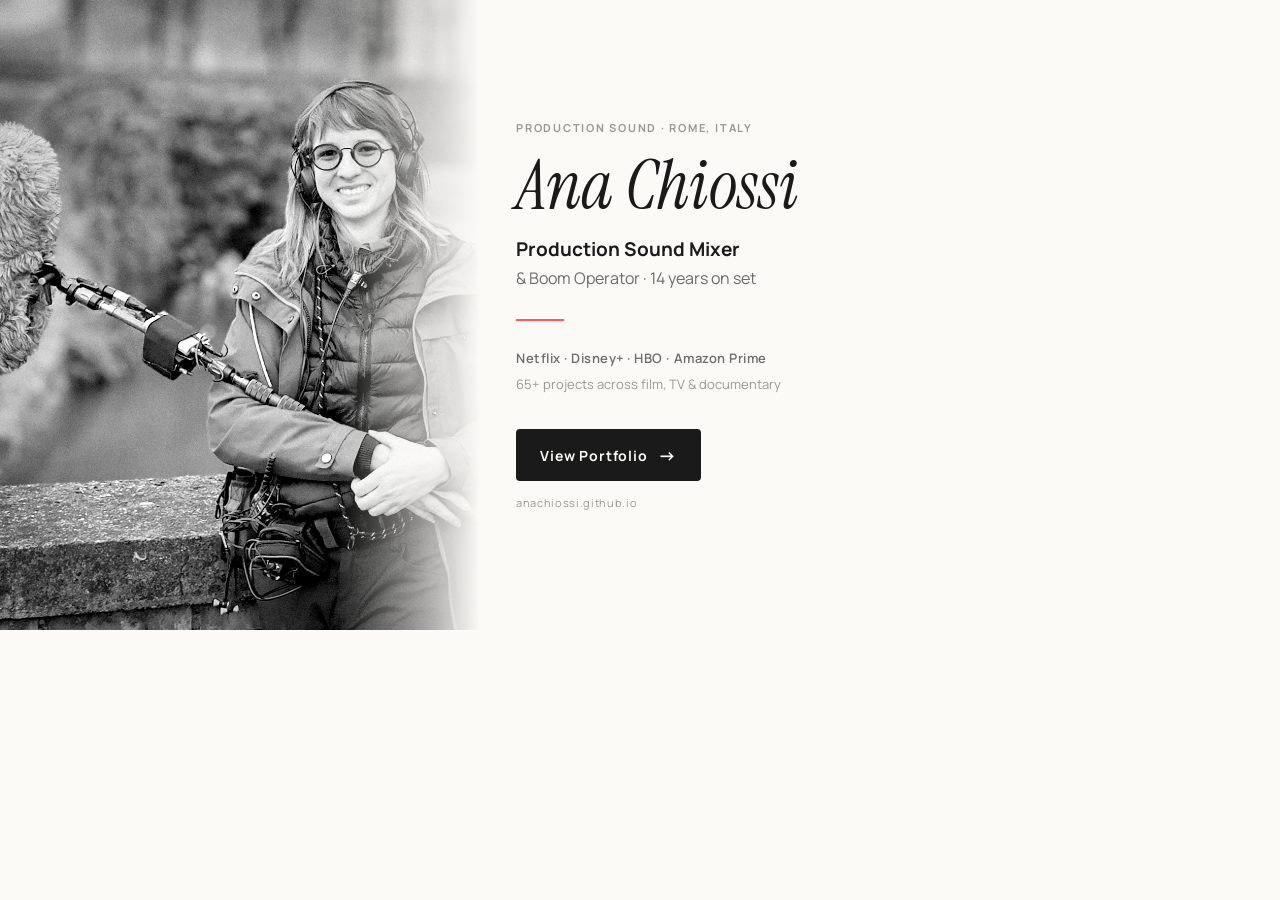
<file: _og_gen/og_index.html>
<!doctype html>
<html>
<head>
<meta charset="utf-8">
<style>
  @import url('https://fonts.googleapis.com/css2?family=Manrope:wght@400;600;700;800&family=Instrument+Serif:ital@0;1&display=swap');

  * { margin: 0; padding: 0; box-sizing: border-box; }

  body {
    width: 1200px;
    height: 630px;
    overflow: hidden;
    background: #fbfaf7;
    display: flex;
    font-family: 'Manrope', system-ui, sans-serif;
  }

  .photo {
    width: 480px;
    height: 630px;
    flex-shrink: 0;
    position: relative;
    overflow: hidden;
  }

  .photo img {
    width: 100%;
    height: 100%;
    object-fit: cover;
    object-position: 55% 15%;
    filter: grayscale(100%);
  }

  /* subtle gradient to blend photo into content */
  .photo::after {
    content: '';
    position: absolute;
    inset: 0;
    background: linear-gradient(to right, transparent 70%, #fbfaf7 100%);
  }

  .content {
    flex: 1;
    padding: 52px 58px 52px 36px;
    display: flex;
    flex-direction: column;
    justify-content: center;
    gap: 36px;
  }

  .top { }

  .eyebrow {
    font-size: 11px;
    font-weight: 700;
    letter-spacing: 0.16em;
    text-transform: uppercase;
    color: #9a9890;
    margin-bottom: 16px;
  }

  .name {
    font-family: 'Instrument Serif', Georgia, serif;
    font-style: italic;
    font-size: 68px;
    line-height: 1;
    color: #1A1A1A;
    margin-bottom: 18px;
  }

  .role {
    font-size: 19px;
    font-weight: 700;
    color: #1A1A1A;
    line-height: 1.3;
    margin-bottom: 6px;
  }

  .role-sub {
    font-size: 16px;
    font-weight: 400;
    color: #6B6B6B;
    margin-bottom: 30px;
  }

  .rule {
    width: 48px;
    height: 2px;
    background: #ff5a5a;
    margin-bottom: 28px;
  }

  .credits {
    font-size: 13px;
    font-weight: 600;
    color: #6B6B6B;
    letter-spacing: 0.04em;
    margin-bottom: 8px;
  }

  .stats {
    font-size: 13px;
    color: #9a9890;
    margin-bottom: 0;
  }

  .cta {
    display: inline-flex;
    align-items: center;
    gap: 10px;
    background: #1A1A1A;
    color: #fbfaf7;
    font-size: 14px;
    font-weight: 700;
    letter-spacing: 0.06em;
    padding: 14px 24px;
    border-radius: 4px;
  }

  .cta-arrow {
    font-size: 18px;
  }

  .url {
    font-size: 11px;
    color: #9a9890;
    letter-spacing: 0.06em;
    margin-top: 14px;
  }
</style>
</head>
<body>

<div class="photo">
  <img src="../assets/images/bio/profile_pic.jpg" alt="Ana Chiossi">
</div>

<div class="content">
  <div class="top">
    <div class="eyebrow">Production Sound · Rome, Italy</div>
    <div class="name">Ana Chiossi</div>
    <div class="role">Production Sound Mixer</div>
    <div class="role-sub">& Boom Operator · 14 years on set</div>
    <div class="rule"></div>
    <div class="credits">Netflix · Disney+ · HBO · Amazon Prime</div>
    <div class="stats">65+ projects across film, TV & documentary</div>
  </div>

  <div>
    <div class="cta">
      View Portfolio <span class="cta-arrow">→</span>
    </div>
    <div class="url">anachiossi.github.io</div>
  </div>
</div>

</body>
</html>
</file>
<file: assets/style.css>
/* Ana Chiossi Portfolio — Shared Styles
   Font: Manrope (Google Fonts)
   Theme: Light, white, editorial
   ─────────────────────────────────── */

:root {
  --bg:       #fbfaf7;
  --surface:  #F7F6F3;
  --border:   #E5E3DE;
  --text:     #1A1A1A;
  --muted:    #6B6B6B;
  --font:     'Manrope', system-ui, -apple-system, sans-serif;
  --max:      1100px;
  --r:        10px;
}

*, *::before, *::after { box-sizing: border-box; margin: 0; padding: 0; }

html {
  font-size: 17px;
  scroll-behavior: smooth;
  -webkit-font-smoothing: antialiased;
  -moz-osx-font-smoothing: grayscale;
}

body {
  font-family: var(--font);
  background: var(--bg);
  color: var(--text);
  line-height: 1.65;
}

img { max-width: 100%; display: block; }
a   { color: inherit; }


/* ═══════════════════════════════════
   CONTAINER
   ═══════════════════════════════════ */
.container {
  width: min(var(--max), 92vw);
  margin: 0 auto;
}


/* ═══════════════════════════════════
   NAV
   ═══════════════════════════════════ */
.site-header {
  position: sticky;
  top: 0;
  z-index: 100;
  background: #000;
  border-bottom: 1px solid rgba(255,255,255,.1);
}

.site-header .nav-brand,
.site-header .nav-links a,
.site-header .social-icon {
  color: rgba(255,255,255,.7);
}
.site-header .nav-links a:hover,
.site-header .nav-links a.active,
.site-header .social-icon:hover {
  color: #fff;
}
.site-header .nav-burger span {
  background: #fff;
}

.nav {
  display: flex;
  align-items: center;
  justify-content: flex-start;
  height: 64px;
}

.nav-brand {
  font-weight: 800;
  font-size: 1.125rem;
  letter-spacing: 0.08em;
  text-transform: uppercase;
  color: var(--text);
  text-decoration: none;
}

.nav-links {
  display: flex;
  list-style: none;
  gap: 36px;
}

.nav-links a {
  font-size: 0.8125rem;
  font-weight: 600;
  color: var(--muted);
  text-decoration: none;
  letter-spacing: 0.05em;
  text-transform: uppercase;
  transition: color 0.15s;
}

.nav-links a:hover,
.nav-links a.active {
  color: var(--text);
}


/* ═══════════════════════════════════
   HERO (index.html)
   ═══════════════════════════════════ */
.hero {
  display: grid;
  grid-template-columns: 1fr 480px;
  gap: 64px;
  align-items: start;
  padding-top: 88px;
  padding-bottom: 72px;
}

.hero-text { display: flex; flex-direction: column; }

.hero-name {
  font-size: clamp(3.75rem, 7.5vw, 6.5rem);
  font-weight: 800;
  line-height: 0.93;
  letter-spacing: -0.025em;
  color: var(--text);
  margin-bottom: 32px;
}

.hero-role {
  font-size: 1.125rem;
  font-weight: 500;
  color: var(--text);
  margin-bottom: 6px;
}

.hero-location {
  font-size: 0.8125rem;
  font-weight: 600;
  color: var(--muted);
  letter-spacing: 0.07em;
  text-transform: uppercase;
  margin-bottom: 56px;
}

/* Stats row */
.stats-row {
  display: flex;
  gap: 40px;
  flex-wrap: wrap;
}

.stat { display: flex; flex-direction: column; gap: 5px; }

.stat-value {
  font-size: 2rem;
  font-weight: 800;
  line-height: 1;
  letter-spacing: -0.02em;
  color: var(--text);
}

.stat-label {
  font-size: 0.625rem;
  font-weight: 700;
  color: var(--muted);
  text-transform: uppercase;
  letter-spacing: 0.1em;
}

/* Photo */
.hero-photo {
  position: sticky;
  top: 88px;
}

.hero-photo img {
  width: 100%;
  aspect-ratio: 1 / 1;
  object-fit: cover;
  object-position: top center;
  border-radius: 16px;
  background: var(--surface);
  border: 1px solid var(--border);
}

/* Photo placeholder (shown when image fails) */
.hero-photo img::after {
  content: "Photo";
  display: flex;
  align-items: center;
  justify-content: center;
  width: 100%;
  height: 100%;
  background: var(--surface);
  color: var(--muted);
  font-size: 0.875rem;
}


/* ═══════════════════════════════════
   STREAMING STRIP
   ═══════════════════════════════════ */
.streaming {
  padding: 28px 0;
  border-top: 1px solid var(--border);
  border-bottom: 1px solid var(--border);
  display: flex;
  align-items: center;
  gap: 28px;
  flex-wrap: wrap;
}

.streaming-label {
  font-size: 0.625rem;
  font-weight: 700;
  text-transform: uppercase;
  letter-spacing: 0.1em;
  color: var(--muted);
  white-space: nowrap;
}

.streaming-badges {
  display: flex;
  gap: 10px;
  flex-wrap: wrap;
}

.badge {
  display: inline-block;
  font-size: 0.75rem;
  font-weight: 700;
  letter-spacing: 0.04em;
  padding: 5px 14px;
  border: 1.5px solid var(--border);
  border-radius: 999px;
  color: var(--text);
  white-space: nowrap;
}


/* ═══════════════════════════════════
   BIO
   ═══════════════════════════════════ */
.bio-section {
  padding: 88px 0;
}

.bio-content {
  max-width: 640px;
}

.bio-content p {
  font-size: 1.0625rem;
  line-height: 1.8;
  color: var(--text);
  margin-bottom: 1.4em;
}

.bio-content p:last-child { margin-bottom: 0; }


/* ═══════════════════════════════════
   CONTACT
   ═══════════════════════════════════ */
.contact-section {
  padding: 88px 0 108px;
  border-top: 1px solid var(--border);
}

.contact-inner {
  display: grid;
  grid-template-columns: 1fr 1fr;
  gap: 88px;
  align-items: start;
}

.contact-intro h2 {
  font-size: clamp(1.75rem, 3.5vw, 2.5rem);
  font-weight: 800;
  letter-spacing: -0.025em;
  margin-bottom: 18px;
  line-height: 1.1;
}

.contact-intro p {
  font-size: 1rem;
  color: var(--text);
  line-height: 1.7;
  margin-bottom: 10px;
}

.contact-intro .note {
  font-size: 0.875rem;
  color: var(--muted);
  margin-top: 16px;
}

.contact-photo {
  display: block;
  width: 100%;
  margin-top: 36px;
  border-radius: 12px;
  box-shadow:
    0 2px 8px rgba(0, 0, 0, 0.08),
    0 12px 32px rgba(0, 0, 0, 0.10);
}

.contact-form {
  display: flex;
  flex-direction: column;
  gap: 22px;
}

.field {
  display: flex;
  flex-direction: column;
  gap: 7px;
}

.field label {
  font-size: 0.6875rem;
  font-weight: 700;
  text-transform: uppercase;
  letter-spacing: 0.09em;
  color: var(--muted);
}

.field input,
.field textarea {
  font-family: var(--font);
  font-size: 1rem;
  font-weight: 400;
  color: var(--text);
  background: var(--bg);
  border: 1.5px solid var(--border);
  border-radius: var(--r);
  padding: 12px 16px;
  width: 100%;
  transition: border-color 0.15s;
  resize: vertical;
  -webkit-appearance: none;
  appearance: none;
}

.field input::placeholder,
.field textarea::placeholder {
  color: #BDBBB6;
}

.field input:focus,
.field textarea:focus {
  outline: none;
  border-color: var(--text);
}

.btn-submit {
  font-family: var(--font);
  font-size: 0.9375rem;
  font-weight: 700;
  color: #fff;
  background: var(--text);
  border: none;
  border-radius: var(--r);
  padding: 14px 28px;
  cursor: pointer;
  align-self: flex-start;
  letter-spacing: 0.02em;
  transition: opacity 0.15s, transform 0.1s;
}

.btn-submit:hover  { opacity: 0.82; }
.btn-submit:active { transform: translateY(1px); }


/* ═══════════════════════════════════
   FOOTER
   ═══════════════════════════════════ */
.site-footer {
  padding: 32px 0;
  border-top: 1px solid var(--border);
}

.site-footer p {
  font-size: 0.8125rem;
  color: var(--muted);
  font-weight: 500;
}


/* ═══════════════════════════════════
   PAGE HEADER (cv.html, films.html)
   ═══════════════════════════════════ */
.page-header {
  padding: 88px 0 56px;
  border-bottom: 1px solid var(--border);
}

.page-header .eyebrow {
  font-size: 0.625rem;
  font-weight: 700;
  text-transform: uppercase;
  letter-spacing: 0.1em;
  color: var(--muted);
  margin-bottom: 20px;
}

.page-header h1 {
  font-size: clamp(2.75rem, 5.5vw, 4.5rem);
  font-weight: 800;
  letter-spacing: -0.025em;
  line-height: 1.0;
  margin-bottom: 16px;
}

.page-header p {
  font-size: 1rem;
  color: var(--muted);
  max-width: 540px;
  line-height: 1.65;
}


/* ═══════════════════════════════════
   CV — EMBED SECTIONS
   ═══════════════════════════════════ */
.cv-section {
  padding: 72px 0;
}

/* ═══════════════════════════════════
   CERTIFICATIONS
   ═══════════════════════════════════ */
.certifications-section {}

.cert-row {
  display: flex;
  flex-direction: row;
  justify-content: center;
  align-items: flex-start;
  flex-wrap: wrap;
  gap: 4rem;
}

.cert-item {
  display: flex;
  flex-direction: column;
  align-items: center;
  width: fit-content;
  flex-shrink: 0;
}

.cert-item a {
  display: block;
  border-radius: 10px;
  transition: transform 0.2s ease, box-shadow 0.2s ease;
  box-shadow:
    0 2px 6px rgba(0, 0, 0, 0.07),
    0 8px 20px rgba(0, 0, 0, 0.06);
}

.cert-item a:hover {
  transform: translateY(-3px);
  box-shadow:
    0 4px 12px rgba(0, 0, 0, 0.10),
    0 16px 36px rgba(0, 0, 0, 0.08);
}

.cert-item a img {
  display: block;
  border-radius: 10px;
  max-height: 120px;
  width: auto;
}

/* Fallback text card for badges without images */
.cert-text-card {
  border: 1.5px solid var(--border);
  border-radius: 12px;
  padding: 20px 24px;
  background: var(--surface);
  max-width: 200px;
  box-shadow:
    0 2px 6px rgba(0, 0, 0, 0.05),
    0 8px 20px rgba(0, 0, 0, 0.04);
}

@media (max-width: 600px) {
  .cert-row {
    justify-content: center;
    gap: 2.5rem;
  }
}

/* ═══════════════════════════════════
   CV DOWNLOAD BUTTONS
   ═══════════════════════════════════ */
.cv-download-bar {
  display: flex;
  justify-content: flex-end;
  padding-top: 32px;
  padding-bottom: 0;
}

.cv-download {
  display: flex;
  align-items: center;
  gap: 12px;
  flex-wrap: wrap;
}

.cv-download-label {
  font-size: 11px;
  font-weight: 700;
  letter-spacing: 0.14em;
  text-transform: uppercase;
  color: var(--muted);
  white-space: nowrap;
  margin-right: 4px;
}

.cv-download-btn {
  display: inline-flex;
  align-items: center;
  justify-content: center;
  padding: 5px 14px;
  border-radius: 999px;
  border: 1.5px solid var(--text);
  color: var(--text);
  font-family: var(--font);
  font-size: 11px;
  font-weight: 700;
  letter-spacing: 0.1em;
  text-decoration: none;
  background: transparent;
  transition: background 0.15s, color 0.15s;
  cursor: pointer;
}

.cv-download-btn:hover {
  background: var(--text);
  color: var(--bg);
}

.cv-btn-disabled {
  opacity: 0.35;
  cursor: default;
  pointer-events: none;
}

.cv-section + .cv-section {
  border-top: 1px solid var(--border);
}

.cv-section-header {
  margin-bottom: 36px;
}

.cv-section-header h2 {
  font-size: 1.375rem;
  font-weight: 800;
  letter-spacing: -0.015em;
  margin-bottom: 8px;
}

.cv-section-header p {
  font-size: 0.875rem;
  color: var(--muted);
  line-height: 1.6;
}



/* ═══════════════════════════════════
   TRUSTED GEAR — BRAND LOGOS
   ═══════════════════════════════════ */
.brands-section-header {
  margin-bottom: 36px;
  display: flex;
  flex-direction: column;
  gap: 6px;
}

.brands-section-title {
  font-size: 1.375rem;
  font-weight: 800;
  letter-spacing: -0.015em;
  margin-bottom: 8px;
  color: var(--text);
}

.brands-section-subtitle {
  font-size: 0.875rem;
  color: var(--muted);
  line-height: 1.6;
}

.brands-grid {
  display: flex;
  flex-wrap: wrap;
  justify-content: center;
  align-items: center;
  gap: 2.5rem 3rem;
  background: #ffffff;
  border-radius: var(--r);
  padding: 2.5rem;
}

.brand-link {
  display: inline-flex;
  align-items: center;
  text-decoration: none;
  transition: opacity 0.2s ease;
}

.brand-link:hover {
  opacity: 0.75;
}

.brand-logo {
  width: auto;
  display: block;
}

.brand-text-fallback {
  font-size: 0.6875rem;
  font-weight: 600;
  font-variant: small-caps;
  color: var(--muted);
  letter-spacing: 0.05em;
}


/* ═══════════════════════════════════
   COMING SOON (films.html)
   ═══════════════════════════════════ */
.coming-soon-wrap {
  min-height: calc(100vh - 65px);
  display: flex;
  align-items: center;
}

.coming-soon {
  padding: 80px 0 120px;
}

.coming-soon .eyebrow {
  font-size: 0.625rem;
  font-weight: 700;
  text-transform: uppercase;
  letter-spacing: 0.12em;
  color: var(--muted);
  margin-bottom: 28px;
}

.coming-soon h1 {
  font-size: clamp(3.25rem, 7vw, 6rem);
  font-weight: 800;
  letter-spacing: -0.03em;
  line-height: 0.95;
  margin-bottom: 28px;
}

.coming-soon .sub {
  font-size: 1.0625rem;
  color: var(--muted);
  max-width: 460px;
  line-height: 1.7;
  margin-bottom: 40px;
}

.coming-soon .back-link {
  display: inline-flex;
  align-items: center;
  gap: 8px;
  font-size: 0.875rem;
  font-weight: 700;
  color: var(--text);
  text-decoration: none;
  letter-spacing: 0.02em;
  border-bottom: 1.5px solid var(--border);
  padding-bottom: 2px;
  transition: border-color 0.15s;
}

.coming-soon .back-link:hover {
  border-color: var(--text);
}


/* ═══════════════════════════════════
   RESPONSIVE
   ═══════════════════════════════════ */
@media (max-width: 900px) {
  .hero {
    grid-template-columns: 1fr;
    gap: 48px;
    padding-top: 56px;
    padding-bottom: 56px;
  }

  .hero-photo {
    position: static;
    max-width: 280px;
  }

  .hero-photo img {
    aspect-ratio: 1 / 1;
  }

  .contact-inner {
    grid-template-columns: 1fr;
    gap: 48px;
  }

}

@media (max-width: 600px) {
  .nav-links { gap: 20px; }

  .stats-row { gap: 28px; }

  .streaming {
    flex-direction: column;
    align-items: flex-start;
    gap: 14px;
  }

  .hero-name { margin-bottom: 24px; }
  .hero-location { margin-bottom: 40px; }

  .bio-section     { padding: 64px 0; }
  .contact-section { padding: 64px 0 80px; }
  .cv-section      { padding: 56px 0; }
  .page-header     { padding: 64px 0 40px; }
}


/* ═══════════════════════════════════
   SOCIAL ICONS  (index.html only)
   ═══════════════════════════════════ */
.nav-right {
  display: flex;
  align-items: center;
  gap: 32px;
  margin-left: auto;
}

/* nav-social is now a direct .nav child; restore the gap it had inside nav-right */
.nav-social {
  margin-left: 32px;
}

.social-icons {
  display: flex;
  align-items: center;
  gap: 18px;
}

.social-icon {
  display: flex;
  align-items: center;
  justify-content: center;
  color: var(--muted);
  text-decoration: none;
  line-height: 1;
  transition: color .15s, opacity .15s;
}
.social-icon:hover { color: var(--text); }
.social-icon svg  { display: block; }

/* IMDb text badge */
.social-icon--imdb {
  font-family: var(--font);
  font-size: 10px;
  font-weight: 800;
  letter-spacing: 0.03em;
  background: #F5C518;
  color: #000;
  padding: 2px 6px;
  border-radius: 3px;
  line-height: 1.6;
}
.social-icon--imdb:hover { opacity: .75; color: #000; }

/* ═══════════════════════════════════
   HAMBURGER + FULL-SCREEN NAV OVERLAY
   ═══════════════════════════════════ */

.nav-burger {
  display: none;
  flex-direction: column;
  justify-content: center;
  align-items: center;
  gap: 5px;
  width: 44px;
  height: 44px;
  background: none;
  border: none;
  cursor: pointer;
  padding: 0;
  flex-shrink: 0;
  -webkit-tap-highlight-color: transparent;
}

.nav-burger span {
  display: block;
  width: 22px;
  height: 2px;
  background: var(--text);
  border-radius: 2px;
}

.nav-overlay {
  position: fixed;
  inset: 0;
  z-index: 300;
  background: var(--bg);
  display: flex;
  flex-direction: column;
  opacity: 0;
  pointer-events: none;
  transform: translateY(-8px);
  transition: opacity 0.22s ease, transform 0.22s ease;
}

.nav-overlay.is-open {
  opacity: 1;
  pointer-events: auto;
  transform: translateY(0);
}

.nav-overlay-head {
  display: flex;
  align-items: center;
  justify-content: space-between;
  padding: 0 max(20px, 4vw);
  height: 64px;
  border-bottom: 1px solid var(--border);
  flex-shrink: 0;
}

.nav-overlay-brand {
  font-weight: 800;
  font-size: 1.125rem;
  letter-spacing: 0.08em;
  text-transform: uppercase;
  color: var(--text);
  text-decoration: none;
}

.nav-overlay-close {
  width: 44px;
  height: 44px;
  background: none;
  border: none;
  cursor: pointer;
  display: flex;
  align-items: center;
  justify-content: center;
  color: var(--text);
  padding: 0;
  -webkit-tap-highlight-color: transparent;
}

.nav-overlay-body {
  flex: 1;
  display: flex;
  flex-direction: column;
  align-items: center;
  justify-content: center;
}

.nav-overlay-links {
  list-style: none;
  display: flex;
  flex-direction: column;
  align-items: center;
  gap: 4px;
}

.nav-overlay-links a {
  display: block;
  font-size: clamp(3rem, 16vw, 5rem);
  font-weight: 800;
  letter-spacing: -0.03em;
  line-height: 1.1;
  color: var(--muted);
  text-decoration: none;
  transition: color 0.15s;
  padding: 6px 0;
}

.nav-overlay-links a:hover,
.nav-overlay-links a.active {
  color: var(--text);
}

.nav-overlay-foot {
  display: flex;
  justify-content: center;
  padding: 24px max(20px, 4vw);
  border-top: 1px solid var(--border);
  flex-shrink: 0;
}

.nav-overlay-foot .social-icons { gap: 6px; }

.nav-overlay-foot .social-icon {
  min-width: 44px;
  min-height: 44px;
  display: flex;
  align-items: center;
  justify-content: center;
}

/* ── Mobile: show burger, hide desktop nav items ≤768px ── */
@media (max-width: 768px) {
  .nav { height: 64px; }
  .nav-right  { display: none; }
  .nav-social { display: none; }
  .nav-burger { display: flex; margin-left: auto; }

  /* CV download — label above, buttons on one row */
  .cv-download {
    flex-wrap: wrap;
    justify-content: flex-end;
    gap: 6px;
  }
  .cv-download-label {
    flex: 0 0 100%;
    text-align: right;
    margin-right: 0;
  }
  .cv-download-btn {
    padding: 5px 10px;
  }

  /* Profile photo — center it */
  .hero-photo {
    max-width: 340px;
    width: 100%;
    margin-left: auto;
    margin-right: auto;
  }
}

/* Footer social wrapper (centers icons + copyright) */
.footer-social-wrap {
  display: flex;
  flex-direction: column;
  align-items: center;
  gap: 14px;
}


/* ═══════════════════════════════════
   FOOTER AITS LINE (index.html only)
   ═══════════════════════════════════ */
.footer-aits {
  font-size: 0.8125rem;
  font-weight: 500;
  color: var(--muted);
  text-align: center;
}

.footer-aits a {
  font-weight: 700;
  color: var(--text);
  text-decoration: none;
  border-bottom: 1.5px solid var(--border);
  padding-bottom: 1px;
  transition: border-color .15s;
}
.footer-aits a:hover { border-color: var(--text); }




/* ═══════════════════════════════════
   FORMSPREE FEEDBACK STATES
   ═══════════════════════════════════ */
.form-success {
  display: flex;
  align-items: center;
  gap: 14px;
  padding: 22px 24px;
  background: #1a7a45;
  border-radius: var(--r);
  color: #fff;
  font-size: 1rem;
  line-height: 1.5;
}

.form-success-icon {
  flex-shrink: 0;
  width: 36px;
  height: 36px;
  background: rgba(255,255,255,.2);
  border-radius: 50%;
  display: flex;
  align-items: center;
  justify-content: center;
  font-size: 1.1rem;
  font-weight: 700;
}

.form-success strong {
  display: block;
  font-size: 1.0625rem;
}

.form-error {
  padding: 14px 18px;
  background: #fff5f5;
  border: 1px solid #fcc;
  border-radius: var(--r);
  color: #c0392b;
  font-size: 0.875rem;
  margin-bottom: 16px;
}

.field-error {
  display: block;
  font-size: 0.8125rem;
  color: #c0392b;
  margin-top: 4px;
}
</file>
